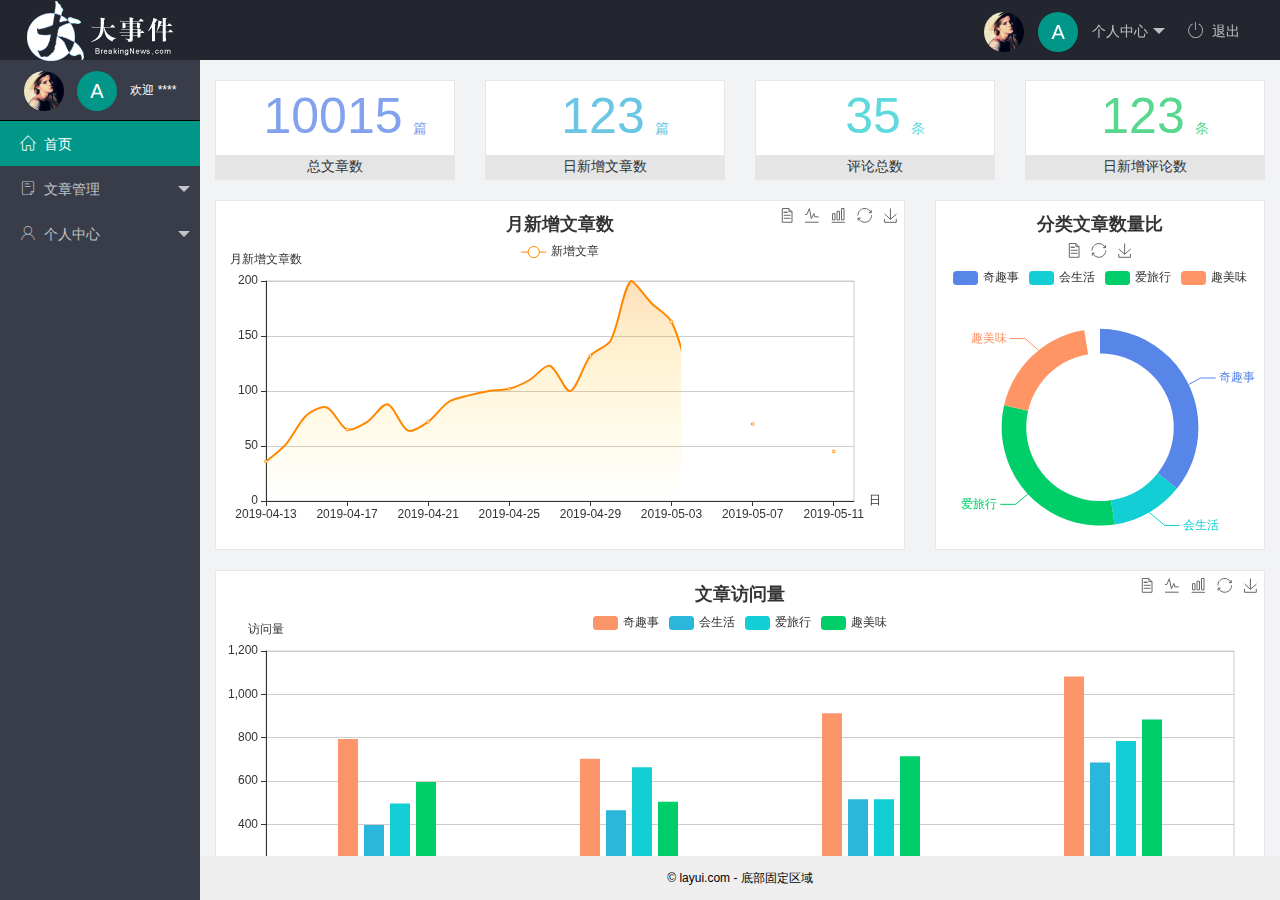
<file: index.html>
<!DOCTYPE html>
<html lang="en">

<head>
    <meta charset="UTF-8">
    <meta name="viewport" content="width=device-width, initial-scale=1.0">
    <title>大事件-后台主页</title>
    <!-- 引入layui -->
    <link rel="stylesheet" href="/assets/lib/layui/css/layui.css">
    <!-- 引入自身css -->
    <link rel="stylesheet" href="/assets/css/index.css">
    <!-- 引入字体图标 -->
    <link rel="stylesheet" href="/assets/fonts/iconfont.css">
</head>

<body class="layui-layout-body">
    <div class="layui-layout layui-layout-admin">
        <div class="layui-header">
            <div class="layui-logo"><img src="/assets/images/logo.png" alt=""></div>
            <!-- 头部区域（可配合layui已有的水平导航） -->
            <ul class="layui-nav layui-layout-right">
                <!-- 头部头像 -->
                <li class="layui-nav-item">
                    <a href="javascript:;">
                        <img src="/assets/images/sample.jpg" class="layui-nav-img">
                        <span class="user-avatar">A</span>
                        个人中心
                    </a>
                    <dl class="layui-nav-child">
                        <dd><a href="">基本资料</a></dd>
                        <dd><a href="">更换头像</a></dd>
                        <dd><a href="">重置密码</a></dd>
                    </dl>
                </li>
                <li class="layui-nav-item"><a href="javascript:;" id="btnLogout"><span class="iconfont icon-tuichu"></span>退出</a></li>
            </ul>
        </div>

        <div class="layui-side layui-bg-black">
            <div class="layui-side-scroll">
                <!-- 左侧头像区 -->
                <div class="userinfo">
                    <img src="/assets/images/sample.jpg" class="layui-nav-img">
                    <span class="user-avatar">A</span>
                    <span class="welcome">欢迎 ****</span>
                </div>

                <!-- 左侧导航区域（可配合layui已有的垂直导航） -->
                <ul class="layui-nav layui-nav-tree" lay-shrink="all">
                    <li class="layui-nav-item layui-this"><a href="/home/dashboard.html" target="fm"><span
                                class="iconfont icon-home"></span>首页</a></li>
                    <li class="layui-nav-item ">
                        <a class="" href="javascript:;"><span class="iconfont icon-16"></span>文章管理</a>
                        <dl class="layui-nav-child">
                            <dd><a href="javascript:;"><i class="layui-icon layui-icon-app"></i>文章类别</a></dd>
                            <dd><a href="javascript:;"><i class="layui-icon layui-icon-app"></i>文章列表</a></dd>
                            <dd><a href="javascript:;"><i class="layui-icon layui-icon-app"></i>文章发布</a></dd>
                        </dl>
                    </li>
                    <li class="layui-nav-item ">
                        <a class="" href="javascript:;"><span class="iconfont icon-user"></span>个人中心</a>
                        <dl class="layui-nav-child">
                            <dd><a href="javascript:;"><i class="layui-icon layui-icon-app"></i>基本资料</a></dd>
                            <dd><a href="javascript:;"><i class="layui-icon layui-icon-app"></i>更换头像</a></dd>
                            <dd><a href="javascript:;"><i class="layui-icon layui-icon-app"></i>重置密码</a></dd>
                        </dl>
                    </li>
                </ul>
            </div>
        </div>

        <div class="layui-body">
            <!-- 内容主体区域 -->
            <iframe src="/home/dashboard.html" name="fm" frameborder="0"></iframe>
        </div>

        <div class="layui-footer">
            <!-- 底部固定区域 -->
            © layui.com - 底部固定区域
        </div>
    </div>
    <!-- 引入layui -->
    <script src="/assets/lib/layui/layui.all.js"></script>
    <!-- jq -->
    <script src="/assets/lib/jquery.js"></script>
    <!-- 引入baseApi -->
    <script src="/assets/js/baseApi.js"></script>
    <!-- 引入自身js -->
    <script src="/assets/js/index.js"></script>

</body>

</html>
</file>
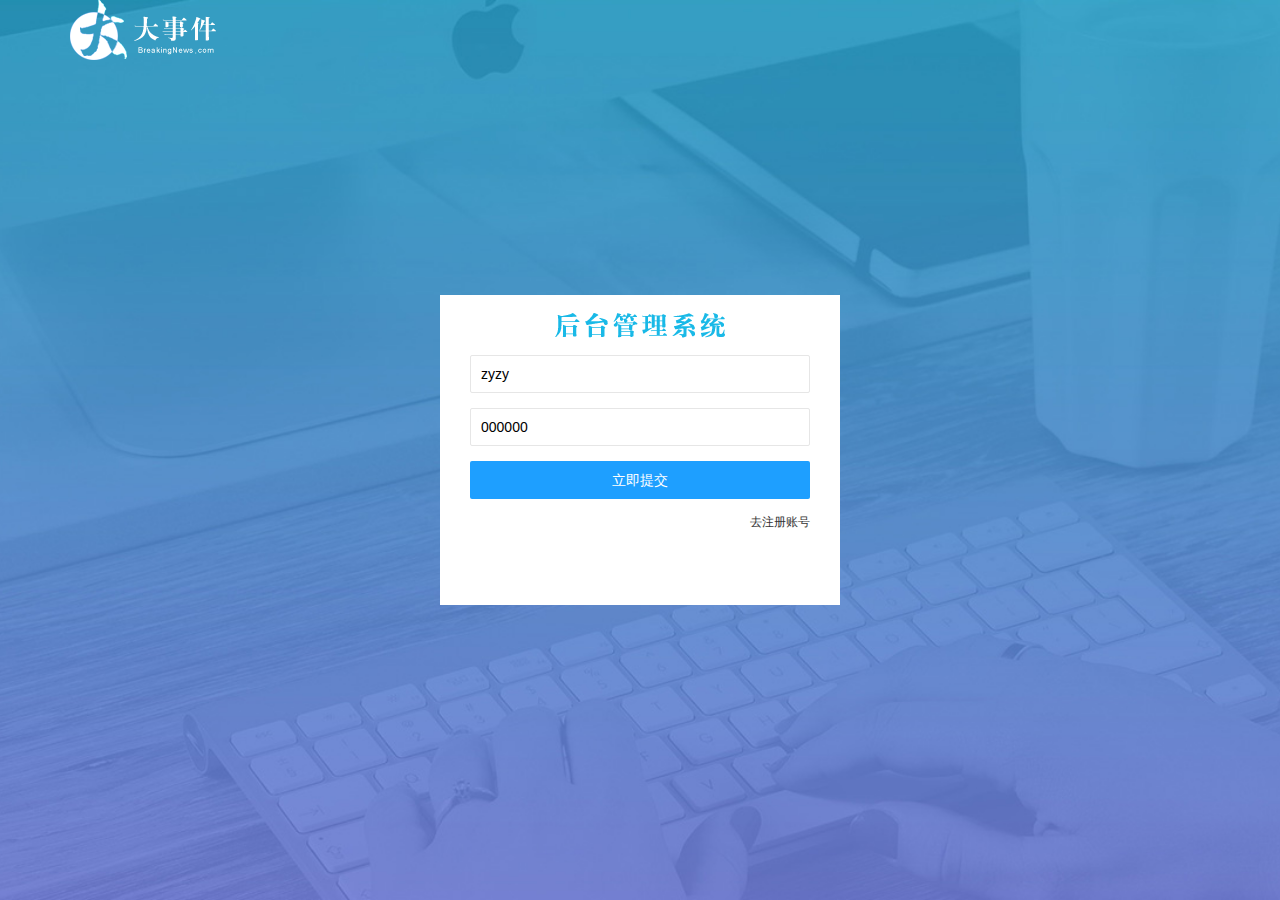
<file: login.html>
<!DOCTYPE html>
<html lang="en">

<head>
    <meta charset="UTF-8">
    <meta name="viewport" content="width=device-width, initial-scale=1.0">
    <title>大事件-登录/注册</title>
    <!-- 1.引入layui的样式文件 -->
    <link rel="stylesheet" href="/assets/lib/layui/css/layui.css">
    <!-- 2.引入自身样式 -->
    <link rel="stylesheet" href="/assets/css/login.css">
</head>

<body>
    <!-- 3.顶部logo -->
    <div class="layui-main"><img src="/assets/images/logo.png" alt=""></div>
    <!-- 4.注册和登录注册区 -->
    <div class="loginAndRegBox">
        <!-- 4.1登录注册标题 -->
        <div class="titleBox"></div>
        <!-- 4.2 登录区域 -->
        <div class="login_box">
            <form class="layui-form" action="" id="form_login">
                <!-- 账号 -->
                <div class="layui-form-item">
                    <input type="text" name="username" required lay-verify="required" placeholder="请输入账号"
                        autocomplete="off" class="layui-input" value="zyzy">
                </div>
                <!-- 密码 -->
                <div class="layui-form-item">
                    <input type="text" name="password" required lay-verify="required|pwd" placeholder="请输入密码"
                        autocomplete="off" class="layui-input" value="000000">
                </div>
                <!-- 提交 -->
                <div class="layui-form-item">
                    <button lay-submit class="layui-btn layui-btn-fluid layui-btn-normal">立即提交</button>
                </div>
                <!-- a -->
                <div class="layui-form-item links">
                    <a href="javacsript:;" id="link_reg">去注册账号</a>
                </div>
            </form>
        </div>
        <!-- 4.3 注册区域 -->
        <div class="reg_box" style="display: none;">
            <form class="layui-form" action="" id="form_reg">
                <!-- 账号 -->
                <div class="layui-form-item">
                    <input type="text" name="username" required lay-verify="required" placeholder="请输入账号"
                        autocomplete="off" class="layui-input">
                </div>
                <!-- 密码 -->
                <div class="layui-form-item">
                    <input type="password" name="password" required lay-verify="required|pwd" placeholder="请输入密码"
                        autocomplete="off" class="layui-input">
                </div>
                <!-- 确认密码 -->
                <div class="layui-form-item">
                    <input type="password" name="repassword" required lay-verify="required|pwd|repwd" placeholder="再次确认密码"
                        autocomplete="off" class="layui-input">
                </div>
                <!-- 注册 -->
                <div class="layui-form-item">
                    <button lay-submit class="layui-btn layui-btn-fluid layui-btn-normal">注册</button>
                </div>
                <!-- a -->
                <div class="layui-form-item links">
                    <a href="javascript:;" id="link_login">去登录</a>
                </div>
            </form>

        </div>
    </div>
    <!-- 引入layui.js -->
    <script src="assets/lib/layui/layui.all.js"></script>
    <!-- 引入jq -->
    <script src="assets/lib/jquery.js"></script>
    <!-- 引入baseApi -->
    <script src="assets/js/baseApi.js"></script>
    <!-- 引入自身js -->
    <script src="assets/js/login.js"></script>
</body>

</html>
</file>
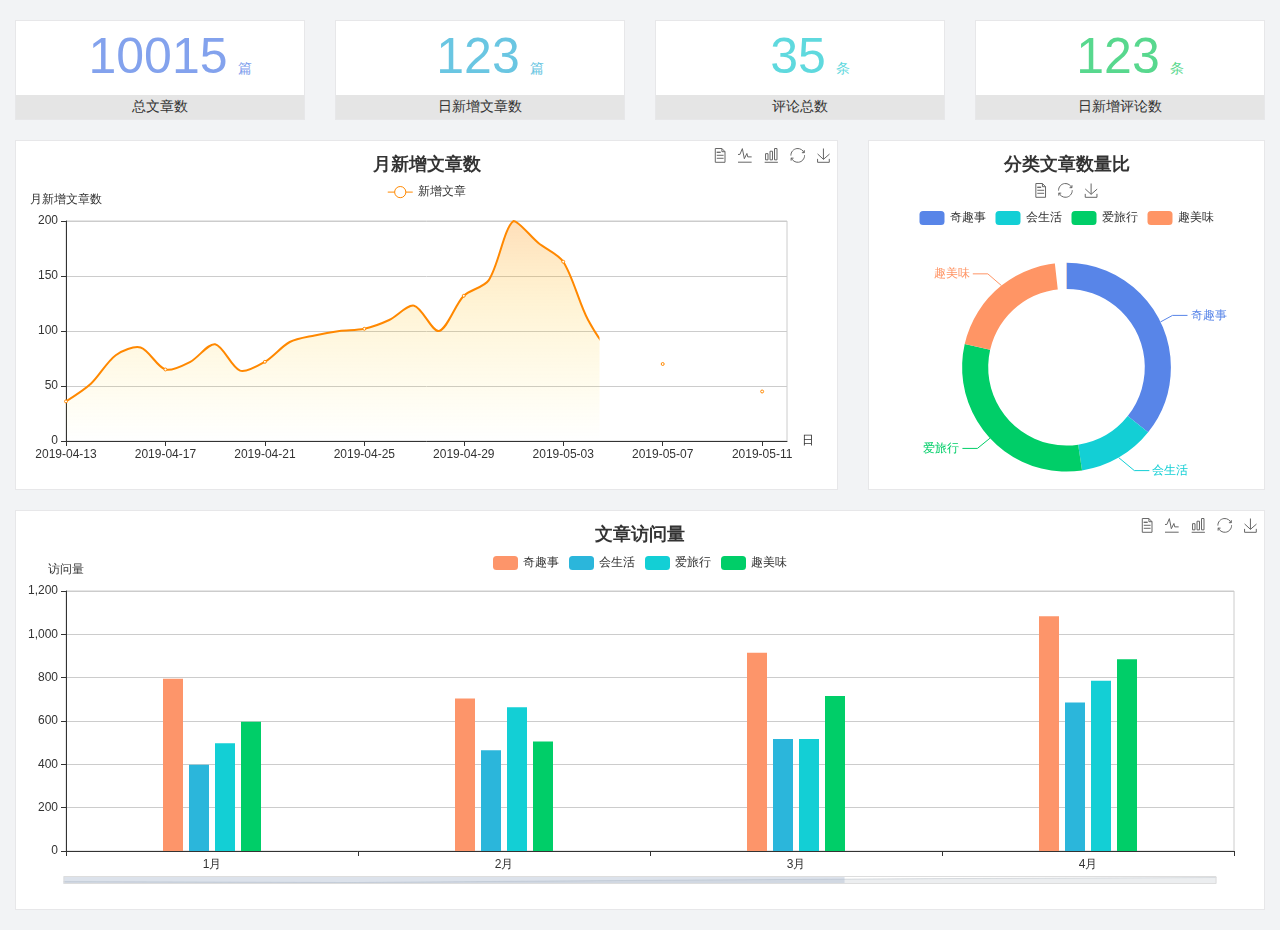
<file: home/dashboard.html>
<!DOCTYPE html>
<html lang="en">

<head>
  <meta charset="UTF-8">
  <meta name="viewport" content="width=device-width, initial-scale=1.0">
  <meta http-equiv="X-UA-Compatible" content="ie=edge">
  <title>图表统计</title>
  <link rel="stylesheet" href="../../assets/lib/bootstrap.css" />
  <link rel="stylesheet" href="../../assets/lib/main.css" />
  <script src="../../assets/lib/jquery.js"></script>
  <script type="text/javascript" src="../../assets/lib/echarts.min.js"></script>
</head>

<body>
  <div class="container-fluid">
    <div class="row spannel_list">
      <div class="col-sm-3 col-xs-6">
        <div class="spannel">
          <em>10015</em><span>篇</span>
          <b>总文章数</b>
        </div>
      </div>
      <div class="col-sm-3 col-xs-6">
        <div class="spannel scolor01">
          <em>123</em><span>篇</span>
          <b>日新增文章数</b>
        </div>
      </div>
      <div class="col-sm-3 col-xs-6">
        <div class="spannel scolor02">
          <em>35</em><span>条</span>
          <b>评论总数</b>
        </div>
      </div>
      <div class="col-sm-3 col-xs-6">
        <div class="spannel scolor03">
          <em>123</em><span>条</span>
          <b>日新增评论数</b>
        </div>
      </div>
    </div>
  </div>

  <div class="container-fluid">
    <div class="row curve-pie">
      <div class="col-lg-8 col-md-8">
        <div class="gragh_pannel" id="curve_show"></div>
      </div>
      <div class="col-lg-4 col-md-4">
        <div class="gragh_pannel" id="pie_show"></div>
      </div>
    </div>
  </div>

  <div class="container-fluid">
    <div class="column_pannel" id="column_show"></div>
  </div>

  <script>
    var oChart = echarts.init(document.getElementById('curve_show'));
    var aList_all = [
      { 'count': 36, 'date': '2019-04-13' },
      { 'count': 52, 'date': '2019-04-14' },
      { 'count': 78, 'date': '2019-04-15' },
      { 'count': 85, 'date': '2019-04-16' },
      { 'count': 65, 'date': '2019-04-17' },
      { 'count': 72, 'date': '2019-04-18' },
      { 'count': 88, 'date': '2019-04-19' },
      { 'count': 64, 'date': '2019-04-20' },
      { 'count': 72, 'date': '2019-04-21' },
      { 'count': 90, 'date': '2019-04-22' },
      { 'count': 96, 'date': '2019-04-23' },
      { 'count': 100, 'date': '2019-04-24' },
      { 'count': 102, 'date': '2019-04-25' },
      { 'count': 110, 'date': '2019-04-26' },
      { 'count': 123, 'date': '2019-04-27' },
      { 'count': 100, 'date': '2019-04-28' },
      { 'count': 132, 'date': '2019-04-29' },
      { 'count': 146, 'date': '2019-04-30' },
      { 'count': 200, 'date': '2019-05-01' },
      { 'count': 180, 'date': '2019-05-02' },
      { 'count': 163, 'date': '2019-05-03' },
      { 'count': 110, 'date': '2019-05-04' },
      { 'count': 80, 'date': '2019-05-05' },
      { 'count': 82, 'date': '2019-05-06' },
      { 'count': 70, 'date': '2019-05-07' },
      { 'count': 65, 'date': '2019-05-08' },
      { 'count': 54, 'date': '2019-05-09' },
      { 'count': 40, 'date': '2019-05-10' },
      { 'count': 45, 'date': '2019-05-11' },
      { 'count': 38, 'date': '2019-05-12' },
    ];

    let aCount = [];
    let aDate = [];

    for (var i = 0; i < aList_all.length; i++) {
      aCount.push(aList_all[i].count);
      aDate.push(aList_all[i].date);
    }

    var chartopt = {
      title: {
        text: '月新增文章数',
        left: 'center',
        top: '10'
      },
      tooltip: {
        trigger: 'axis'
      },
      legend: {
        data: ['新增文章'],
        top: '40'
      },
      toolbox: {
        show: true,
        feature: {
          mark: { show: true },
          dataView: { show: true, readOnly: false },
          magicType: { show: true, type: ['line', 'bar'] },
          restore: { show: true },
          saveAsImage: { show: true }
        }
      },
      calculable: true,
      xAxis: [
        {
          name: '日',
          type: 'category',
          boundaryGap: false,
          data: aDate
        }
      ],
      yAxis: [
        {
          name: '月新增文章数',
          type: 'value'
        }
      ],
      series: [
        {
          name: '新增文章',
          type: 'line',
          smooth: true,
          itemStyle: { normal: { areaStyle: { type: 'default' }, color: '#f80' }, lineStyle: { color: '#f80' } },
          data: aCount
        }],
      areaStyle: {
        normal: {
          color: new echarts.graphic.LinearGradient(0, 0, 0, 1, [{
            offset: 0,
            color: 'rgba(255,136,0,0.39)'
          }, {
            offset: .34,
            color: 'rgba(255,180,0,0.25)'
          }, {
            offset: 1,
            color: 'rgba(255,222,0,0.00)'
          }])

        }
      },
      grid: {
        show: true,
        x: 50,
        x2: 50,
        y: 80,
        height: 220
      }
    };

    oChart.setOption(chartopt);


    var oPie = echarts.init(document.getElementById('pie_show'));
    var oPieopt =
    {
      title: {
        top: 10,
        text: '分类文章数量比',
        x: 'center'
      },
      tooltip: {
        trigger: 'item',
        formatter: "{a} <br/>{b} : {c} ({d}%)"
      },
      color: ['#5885e8', '#13cfd5', '#00ce68', '#ff9565'],
      legend: {
        x: 'center',
        top: 65,
        data: ['奇趣事', '会生活', '爱旅行', '趣美味']
      },
      toolbox: {
        show: true,
        x: 'center',
        top: 35,
        feature: {
          mark: { show: true },
          dataView: { show: true, readOnly: false },
          magicType: {
            show: true,
            type: ['pie', 'funnel'],
            option: {
              funnel: {
                x: '25%',
                width: '50%',
                funnelAlign: 'left',
                max: 1548
              }
            }
          },
          restore: { show: true },
          saveAsImage: { show: true }
        }
      },
      calculable: true,
      series: [
        {
          name: '访问来源',
          type: 'pie',
          radius: ['45%', '60%'],
          center: ['50%', '65%'],
          data: [
            { value: 300, name: '奇趣事' },
            { value: 100, name: '会生活' },
            { value: 260, name: '爱旅行' },
            { value: 180, name: '趣美味' }
          ]
        }
      ]
    };
    oPie.setOption(oPieopt);



    var oColumn = this.echarts.init(document.getElementById('column_show'));
    var oColumnopt =
    {
      title: {
        text: '文章访问量',
        left: 'center',
        top: '10'
      },
      tooltip: {
        trigger: 'axis'
      },
      legend: {
        data: ['奇趣事', '会生活', '爱旅行', '趣美味'],
        top: '40'
      },
      toolbox: {
        show: true,
        feature: {
          mark: { show: true },
          dataView: { show: true, readOnly: false },
          magicType: { show: true, type: ['line', 'bar'] },
          restore: { show: true },
          saveAsImage: { show: true }
        }
      },
      calculable: true,
      xAxis: [
        {
          type: 'category',
          data: ['1月', '2月', '3月', '4月', '5月']
        }
      ],
      yAxis: [
        {
          name: '访问量',
          type: 'value'
        }
      ],
      series: [
        {
          name: '奇趣事',
          type: 'bar',
          barWidth: 20,
          itemStyle: {
            normal: { areaStyle: { type: 'default' }, color: '#fd956a' }
          },
          data: [800, 708, 920, 1090, 1200]
        },
        {
          name: '会生活',
          type: 'bar',
          barWidth: 20,
          itemStyle: {
            normal: { areaStyle: { type: 'default' }, color: '#2bb6db' }
          },
          data: [400, 468, 520, 690, 800]
        },
        {
          name: '爱旅行',
          type: 'bar',
          barWidth: 20,
          itemStyle: {
            normal: { areaStyle: { type: 'default' }, color: '#13cfd5' }
          },
          data: [500, 668, 520, 790, 900]
        },
        {
          name: '趣美味',
          type: 'bar',
          barWidth: 20,
          itemStyle: {
            normal: { areaStyle: { type: 'default' }, color: '#00ce68' }
          },
          data: [600, 508, 720, 890, 1000]
        }
      ],
      grid: {
        show: true,
        x: 50,
        x2: 30,
        y: 80,
        height: 260
      },
      dataZoom: [//给x轴设置滚动条
        {
          start: 0,//默认为0
          end: 100 - 1000 / 31,//默认为100
          type: 'slider',
          show: true,
          xAxisIndex: [0],
          handleSize: 0,//滑动条的 左右2个滑动条的大小
          height: 8,//组件高度
          left: 45, //左边的距离
          right: 50,//右边的距离
          bottom: 26,//右边的距离
          handleColor: '#ddd',//h滑动图标的颜色
          handleStyle: {
            borderColor: "#cacaca",
            borderWidth: "1",
            shadowBlur: 2,
            background: "#ddd",
            shadowColor: "#ddd",
          }
        }]
    };
    oColumn.setOption(oColumnopt);
  </script>
</body>

</html>
</file>
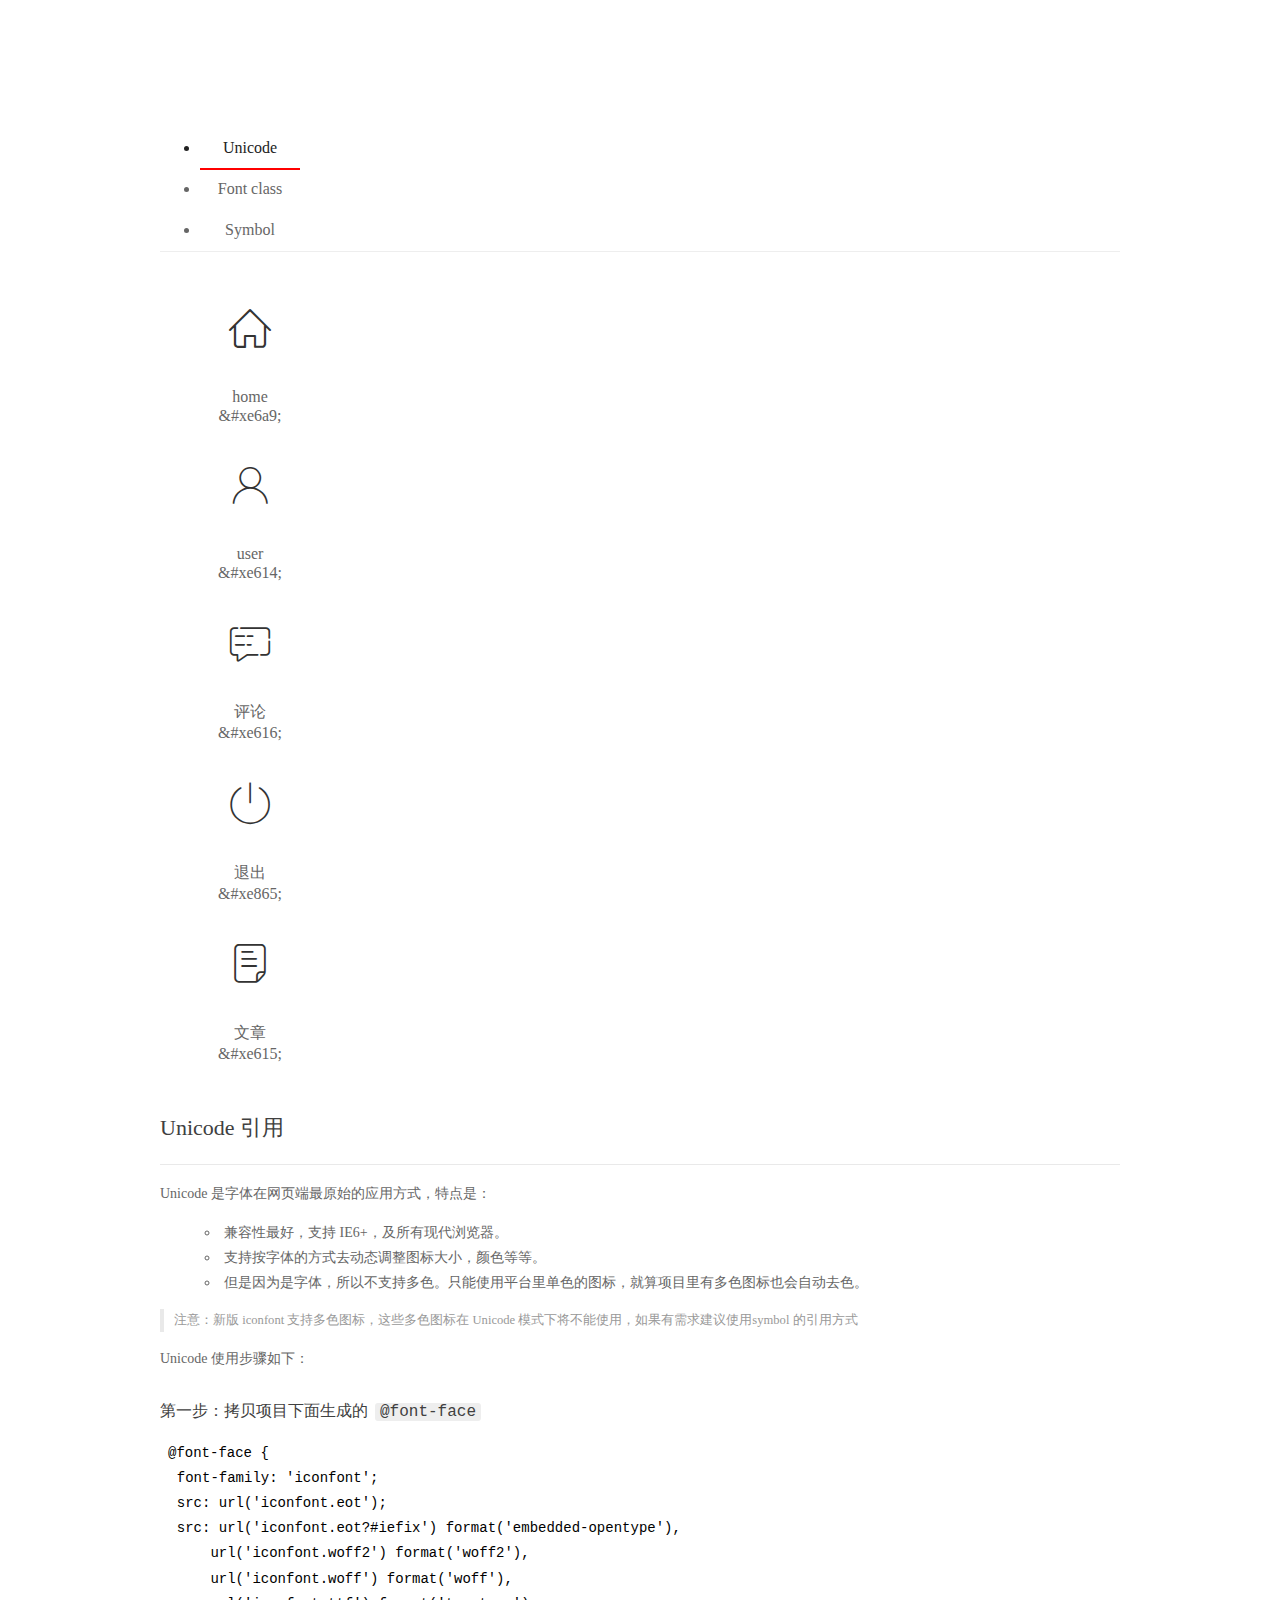
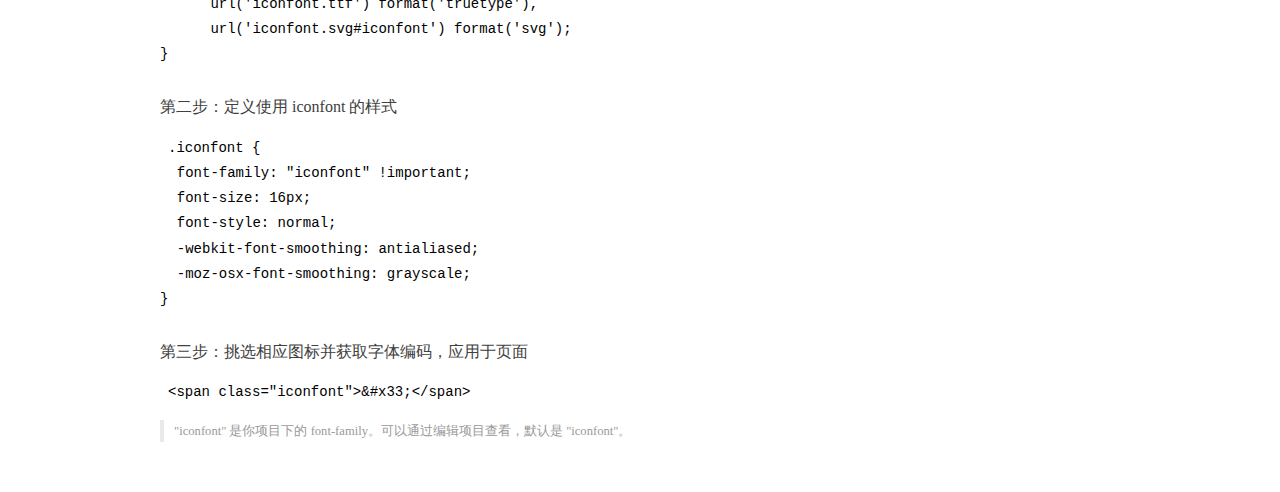
<file: assets/fonts/demo_index.html>
<!DOCTYPE html>
<html>
<head>
  <meta charset="utf-8"/>
  <title>IconFont Demo</title>
  <link rel="shortcut icon" href="https://gtms04.alicdn.com/tps/i4/TB1_oz6GVXXXXaFXpXXJDFnIXXX-64-64.ico" type="image/x-icon"/>
  <link rel="stylesheet" href="https://g.alicdn.com/thx/cube/1.3.2/cube.min.css">
  <link rel="stylesheet" href="demo.css">
  <link rel="stylesheet" href="iconfont.css">
  <script src="iconfont.js"></script>
  <!-- jQuery -->
  <script src="https://a1.alicdn.com/oss/uploads/2018/12/26/7bfddb60-08e8-11e9-9b04-53e73bb6408b.js"></script>
  <!-- 代码高亮 -->
  <script src="https://a1.alicdn.com/oss/uploads/2018/12/26/a3f714d0-08e6-11e9-8a15-ebf944d7534c.js"></script>
</head>
<body>
  <div class="main">
    <h1 class="logo"><a href="https://www.iconfont.cn/" title="iconfont 首页" target="_blank">&#xe86b;</a></h1>
    <div class="nav-tabs">
      <ul id="tabs" class="dib-box">
        <li class="dib active"><span>Unicode</span></li>
        <li class="dib"><span>Font class</span></li>
        <li class="dib"><span>Symbol</span></li>
      </ul>
      
    </div>
    <div class="tab-container">
      <div class="content unicode" style="display: block;">
          <ul class="icon_lists dib-box">
          
            <li class="dib">
              <span class="icon iconfont">&#xe6a9;</span>
                <div class="name">home</div>
                <div class="code-name">&amp;#xe6a9;</div>
              </li>
          
            <li class="dib">
              <span class="icon iconfont">&#xe614;</span>
                <div class="name">user</div>
                <div class="code-name">&amp;#xe614;</div>
              </li>
          
            <li class="dib">
              <span class="icon iconfont">&#xe616;</span>
                <div class="name">评论</div>
                <div class="code-name">&amp;#xe616;</div>
              </li>
          
            <li class="dib">
              <span class="icon iconfont">&#xe865;</span>
                <div class="name">退出</div>
                <div class="code-name">&amp;#xe865;</div>
              </li>
          
            <li class="dib">
              <span class="icon iconfont">&#xe615;</span>
                <div class="name">文章</div>
                <div class="code-name">&amp;#xe615;</div>
              </li>
          
          </ul>
          <div class="article markdown">
          <h2 id="unicode-">Unicode 引用</h2>
          <hr>

          <p>Unicode 是字体在网页端最原始的应用方式，特点是：</p>
          <ul>
            <li>兼容性最好，支持 IE6+，及所有现代浏览器。</li>
            <li>支持按字体的方式去动态调整图标大小，颜色等等。</li>
            <li>但是因为是字体，所以不支持多色。只能使用平台里单色的图标，就算项目里有多色图标也会自动去色。</li>
          </ul>
          <blockquote>
            <p>注意：新版 iconfont 支持多色图标，这些多色图标在 Unicode 模式下将不能使用，如果有需求建议使用symbol 的引用方式</p>
          </blockquote>
          <p>Unicode 使用步骤如下：</p>
          <h3 id="-font-face">第一步：拷贝项目下面生成的 <code>@font-face</code></h3>
<pre><code class="language-css"
>@font-face {
  font-family: 'iconfont';
  src: url('iconfont.eot');
  src: url('iconfont.eot?#iefix') format('embedded-opentype'),
      url('iconfont.woff2') format('woff2'),
      url('iconfont.woff') format('woff'),
      url('iconfont.ttf') format('truetype'),
      url('iconfont.svg#iconfont') format('svg');
}
</code></pre>
          <h3 id="-iconfont-">第二步：定义使用 iconfont 的样式</h3>
<pre><code class="language-css"
>.iconfont {
  font-family: "iconfont" !important;
  font-size: 16px;
  font-style: normal;
  -webkit-font-smoothing: antialiased;
  -moz-osx-font-smoothing: grayscale;
}
</code></pre>
          <h3 id="-">第三步：挑选相应图标并获取字体编码，应用于页面</h3>
<pre>
<code class="language-html"
>&lt;span class="iconfont"&gt;&amp;#x33;&lt;/span&gt;
</code></pre>
          <blockquote>
            <p>"iconfont" 是你项目下的 font-family。可以通过编辑项目查看，默认是 "iconfont"。</p>
          </blockquote>
          </div>
      </div>
      <div class="content font-class">
        <ul class="icon_lists dib-box">
          
          <li class="dib">
            <span class="icon iconfont icon-home"></span>
            <div class="name">
              home
            </div>
            <div class="code-name">.icon-home
            </div>
          </li>
          
          <li class="dib">
            <span class="icon iconfont icon-user"></span>
            <div class="name">
              user
            </div>
            <div class="code-name">.icon-user
            </div>
          </li>
          
          <li class="dib">
            <span class="icon iconfont icon-pinglun"></span>
            <div class="name">
              评论
            </div>
            <div class="code-name">.icon-pinglun
            </div>
          </li>
          
          <li class="dib">
            <span class="icon iconfont icon-tuichu"></span>
            <div class="name">
              退出
            </div>
            <div class="code-name">.icon-tuichu
            </div>
          </li>
          
          <li class="dib">
            <span class="icon iconfont icon-16"></span>
            <div class="name">
              文章
            </div>
            <div class="code-name">.icon-16
            </div>
          </li>
          
        </ul>
        <div class="article markdown">
        <h2 id="font-class-">font-class 引用</h2>
        <hr>

        <p>font-class 是 Unicode 使用方式的一种变种，主要是解决 Unicode 书写不直观，语意不明确的问题。</p>
        <p>与 Unicode 使用方式相比，具有如下特点：</p>
        <ul>
          <li>兼容性良好，支持 IE8+，及所有现代浏览器。</li>
          <li>相比于 Unicode 语意明确，书写更直观。可以很容易分辨这个 icon 是什么。</li>
          <li>因为使用 class 来定义图标，所以当要替换图标时，只需要修改 class 里面的 Unicode 引用。</li>
          <li>不过因为本质上还是使用的字体，所以多色图标还是不支持的。</li>
        </ul>
        <p>使用步骤如下：</p>
        <h3 id="-fontclass-">第一步：引入项目下面生成的 fontclass 代码：</h3>
<pre><code class="language-html">&lt;link rel="stylesheet" href="./iconfont.css"&gt;
</code></pre>
        <h3 id="-">第二步：挑选相应图标并获取类名，应用于页面：</h3>
<pre><code class="language-html">&lt;span class="iconfont icon-xxx"&gt;&lt;/span&gt;
</code></pre>
        <blockquote>
          <p>"
            iconfont" 是你项目下的 font-family。可以通过编辑项目查看，默认是 "iconfont"。</p>
        </blockquote>
      </div>
      </div>
      <div class="content symbol">
          <ul class="icon_lists dib-box">
          
            <li class="dib">
                <svg class="icon svg-icon" aria-hidden="true">
                  <use xlink:href="#icon-home"></use>
                </svg>
                <div class="name">home</div>
                <div class="code-name">#icon-home</div>
            </li>
          
            <li class="dib">
                <svg class="icon svg-icon" aria-hidden="true">
                  <use xlink:href="#icon-user"></use>
                </svg>
                <div class="name">user</div>
                <div class="code-name">#icon-user</div>
            </li>
          
            <li class="dib">
                <svg class="icon svg-icon" aria-hidden="true">
                  <use xlink:href="#icon-pinglun"></use>
                </svg>
                <div class="name">评论</div>
                <div class="code-name">#icon-pinglun</div>
            </li>
          
            <li class="dib">
                <svg class="icon svg-icon" aria-hidden="true">
                  <use xlink:href="#icon-tuichu"></use>
                </svg>
                <div class="name">退出</div>
                <div class="code-name">#icon-tuichu</div>
            </li>
          
            <li class="dib">
                <svg class="icon svg-icon" aria-hidden="true">
                  <use xlink:href="#icon-16"></use>
                </svg>
                <div class="name">文章</div>
                <div class="code-name">#icon-16</div>
            </li>
          
          </ul>
          <div class="article markdown">
          <h2 id="symbol-">Symbol 引用</h2>
          <hr>

          <p>这是一种全新的使用方式，应该说这才是未来的主流，也是平台目前推荐的用法。相关介绍可以参考这篇<a href="">文章</a>
            这种用法其实是做了一个 SVG 的集合，与另外两种相比具有如下特点：</p>
          <ul>
            <li>支持多色图标了，不再受单色限制。</li>
            <li>通过一些技巧，支持像字体那样，通过 <code>font-size</code>, <code>color</code> 来调整样式。</li>
            <li>兼容性较差，支持 IE9+，及现代浏览器。</li>
            <li>浏览器渲染 SVG 的性能一般，还不如 png。</li>
          </ul>
          <p>使用步骤如下：</p>
          <h3 id="-symbol-">第一步：引入项目下面生成的 symbol 代码：</h3>
<pre><code class="language-html">&lt;script src="./iconfont.js"&gt;&lt;/script&gt;
</code></pre>
          <h3 id="-css-">第二步：加入通用 CSS 代码（引入一次就行）：</h3>
<pre><code class="language-html">&lt;style&gt;
.icon {
  width: 1em;
  height: 1em;
  vertical-align: -0.15em;
  fill: currentColor;
  overflow: hidden;
}
&lt;/style&gt;
</code></pre>
          <h3 id="-">第三步：挑选相应图标并获取类名，应用于页面：</h3>
<pre><code class="language-html">&lt;svg class="icon" aria-hidden="true"&gt;
  &lt;use xlink:href="#icon-xxx"&gt;&lt;/use&gt;
&lt;/svg&gt;
</code></pre>
          </div>
      </div>

    </div>
  </div>
  <script>
  $(document).ready(function () {
      $('.tab-container .content:first').show()

      $('#tabs li').click(function (e) {
        var tabContent = $('.tab-container .content')
        var index = $(this).index()

        if ($(this).hasClass('active')) {
          return
        } else {
          $('#tabs li').removeClass('active')
          $(this).addClass('active')

          tabContent.hide().eq(index).fadeIn()
        }
      })
    })
  </script>
</body>
</html>
</file>
<file: assets/lib/layui/css/layui.css>
/** layui-v2.5.5 MIT License By https://www.layui.com */
 .layui-inline,img{display:inline-block;vertical-align:middle}h1,h2,h3,h4,h5,h6{font-weight:400}.layui-edge,.layui-header,.layui-inline,.layui-main{position:relative}.layui-body,.layui-edge,.layui-elip{overflow:hidden}.layui-btn,.layui-edge,.layui-inline,img{vertical-align:middle}.layui-btn,.layui-disabled,.layui-icon,.layui-unselect{-moz-user-select:none;-webkit-user-select:none;-ms-user-select:none}.layui-elip,.layui-form-checkbox span,.layui-form-pane .layui-form-label{text-overflow:ellipsis;white-space:nowrap}.layui-breadcrumb,.layui-tree-btnGroup{visibility:hidden}blockquote,body,button,dd,div,dl,dt,form,h1,h2,h3,h4,h5,h6,input,li,ol,p,pre,td,textarea,th,ul{margin:0;padding:0;-webkit-tap-highlight-color:rgba(0,0,0,0)}a:active,a:hover{outline:0}img{border:none}li{list-style:none}table{border-collapse:collapse;border-spacing:0}h4,h5,h6{font-size:100%}button,input,optgroup,option,select,textarea{font-family:inherit;font-size:inherit;font-style:inherit;font-weight:inherit;outline:0}pre{white-space:pre-wrap;white-space:-moz-pre-wrap;white-space:-pre-wrap;white-space:-o-pre-wrap;word-wrap:break-word}body{line-height:24px;font:14px Helvetica Neue,Helvetica,PingFang SC,Tahoma,Arial,sans-serif}hr{height:1px;margin:10px 0;border:0;clear:both}a{color:#333;text-decoration:none}a:hover{color:#777}a cite{font-style:normal;*cursor:pointer}.layui-border-box,.layui-border-box *{box-sizing:border-box}.layui-box,.layui-box *{box-sizing:content-box}.layui-clear{clear:both;*zoom:1}.layui-clear:after{content:'\20';clear:both;*zoom:1;display:block;height:0}.layui-inline{*display:inline;*zoom:1}.layui-edge{display:inline-block;width:0;height:0;border-width:6px;border-style:dashed;border-color:transparent}.layui-edge-top{top:-4px;border-bottom-color:#999;border-bottom-style:solid}.layui-edge-right{border-left-color:#999;border-left-style:solid}.layui-edge-bottom{top:2px;border-top-color:#999;border-top-style:solid}.layui-edge-left{border-right-color:#999;border-right-style:solid}.layui-disabled,.layui-disabled:hover{color:#d2d2d2!important;cursor:not-allowed!important}.layui-circle{border-radius:100%}.layui-show{display:block!important}.layui-hide{display:none!important}@font-face{font-family:layui-icon;src:url(../font/iconfont.eot?v=250);src:url(../font/iconfont.eot?v=250#iefix) format('embedded-opentype'),url(../font/iconfont.woff2?v=250) format('woff2'),url(../font/iconfont.woff?v=250) format('woff'),url(../font/iconfont.ttf?v=250) format('truetype'),url(../font/iconfont.svg?v=250#layui-icon) format('svg')}.layui-icon{font-family:layui-icon!important;font-size:16px;font-style:normal;-webkit-font-smoothing:antialiased;-moz-osx-font-smoothing:grayscale}.layui-icon-reply-fill:before{content:"\e611"}.layui-icon-set-fill:before{content:"\e614"}.layui-icon-menu-fill:before{content:"\e60f"}.layui-icon-search:before{content:"\e615"}.layui-icon-share:before{content:"\e641"}.layui-icon-set-sm:before{content:"\e620"}.layui-icon-engine:before{content:"\e628"}.layui-icon-close:before{content:"\1006"}.layui-icon-close-fill:before{content:"\1007"}.layui-icon-chart-screen:before{content:"\e629"}.layui-icon-star:before{content:"\e600"}.layui-icon-circle-dot:before{content:"\e617"}.layui-icon-chat:before{content:"\e606"}.layui-icon-release:before{content:"\e609"}.layui-icon-list:before{content:"\e60a"}.layui-icon-chart:before{content:"\e62c"}.layui-icon-ok-circle:before{content:"\1005"}.layui-icon-layim-theme:before{content:"\e61b"}.layui-icon-table:before{content:"\e62d"}.layui-icon-right:before{content:"\e602"}.layui-icon-left:before{content:"\e603"}.layui-icon-cart-simple:before{content:"\e698"}.layui-icon-face-cry:before{content:"\e69c"}.layui-icon-face-smile:before{content:"\e6af"}.layui-icon-survey:before{content:"\e6b2"}.layui-icon-tree:before{content:"\e62e"}.layui-icon-upload-circle:before{content:"\e62f"}.layui-icon-add-circle:before{content:"\e61f"}.layui-icon-download-circle:before{content:"\e601"}.layui-icon-templeate-1:before{content:"\e630"}.layui-icon-util:before{content:"\e631"}.layui-icon-face-surprised:before{content:"\e664"}.layui-icon-edit:before{content:"\e642"}.layui-icon-speaker:before{content:"\e645"}.layui-icon-down:before{content:"\e61a"}.layui-icon-file:before{content:"\e621"}.layui-icon-layouts:before{content:"\e632"}.layui-icon-rate-half:before{content:"\e6c9"}.layui-icon-add-circle-fine:before{content:"\e608"}.layui-icon-prev-circle:before{content:"\e633"}.layui-icon-read:before{content:"\e705"}.layui-icon-404:before{content:"\e61c"}.layui-icon-carousel:before{content:"\e634"}.layui-icon-help:before{content:"\e607"}.layui-icon-code-circle:before{content:"\e635"}.layui-icon-water:before{content:"\e636"}.layui-icon-username:before{content:"\e66f"}.layui-icon-find-fill:before{content:"\e670"}.layui-icon-about:before{content:"\e60b"}.layui-icon-location:before{content:"\e715"}.layui-icon-up:before{content:"\e619"}.layui-icon-pause:before{content:"\e651"}.layui-icon-date:before{content:"\e637"}.layui-icon-layim-uploadfile:before{content:"\e61d"}.layui-icon-delete:before{content:"\e640"}.layui-icon-play:before{content:"\e652"}.layui-icon-top:before{content:"\e604"}.layui-icon-friends:before{content:"\e612"}.layui-icon-refresh-3:before{content:"\e9aa"}.layui-icon-ok:before{content:"\e605"}.layui-icon-layer:before{content:"\e638"}.layui-icon-face-smile-fine:before{content:"\e60c"}.layui-icon-dollar:before{content:"\e659"}.layui-icon-group:before{content:"\e613"}.layui-icon-layim-download:before{content:"\e61e"}.layui-icon-picture-fine:before{content:"\e60d"}.layui-icon-link:before{content:"\e64c"}.layui-icon-diamond:before{content:"\e735"}.layui-icon-log:before{content:"\e60e"}.layui-icon-rate-solid:before{content:"\e67a"}.layui-icon-fonts-del:before{content:"\e64f"}.layui-icon-unlink:before{content:"\e64d"}.layui-icon-fonts-clear:before{content:"\e639"}.layui-icon-triangle-r:before{content:"\e623"}.layui-icon-circle:before{content:"\e63f"}.layui-icon-radio:before{content:"\e643"}.layui-icon-align-center:before{content:"\e647"}.layui-icon-align-right:before{content:"\e648"}.layui-icon-align-left:before{content:"\e649"}.layui-icon-loading-1:before{content:"\e63e"}.layui-icon-return:before{content:"\e65c"}.layui-icon-fonts-strong:before{content:"\e62b"}.layui-icon-upload:before{content:"\e67c"}.layui-icon-dialogue:before{content:"\e63a"}.layui-icon-video:before{content:"\e6ed"}.layui-icon-headset:before{content:"\e6fc"}.layui-icon-cellphone-fine:before{content:"\e63b"}.layui-icon-add-1:before{content:"\e654"}.layui-icon-face-smile-b:before{content:"\e650"}.layui-icon-fonts-html:before{content:"\e64b"}.layui-icon-form:before{content:"\e63c"}.layui-icon-cart:before{content:"\e657"}.layui-icon-camera-fill:before{content:"\e65d"}.layui-icon-tabs:before{content:"\e62a"}.layui-icon-fonts-code:before{content:"\e64e"}.layui-icon-fire:before{content:"\e756"}.layui-icon-set:before{content:"\e716"}.layui-icon-fonts-u:before{content:"\e646"}.layui-icon-triangle-d:before{content:"\e625"}.layui-icon-tips:before{content:"\e702"}.layui-icon-picture:before{content:"\e64a"}.layui-icon-more-vertical:before{content:"\e671"}.layui-icon-flag:before{content:"\e66c"}.layui-icon-loading:before{content:"\e63d"}.layui-icon-fonts-i:before{content:"\e644"}.layui-icon-refresh-1:before{content:"\e666"}.layui-icon-rmb:before{content:"\e65e"}.layui-icon-home:before{content:"\e68e"}.layui-icon-user:before{content:"\e770"}.layui-icon-notice:before{content:"\e667"}.layui-icon-login-weibo:before{content:"\e675"}.layui-icon-voice:before{content:"\e688"}.layui-icon-upload-drag:before{content:"\e681"}.layui-icon-login-qq:before{content:"\e676"}.layui-icon-snowflake:before{content:"\e6b1"}.layui-icon-file-b:before{content:"\e655"}.layui-icon-template:before{content:"\e663"}.layui-icon-auz:before{content:"\e672"}.layui-icon-console:before{content:"\e665"}.layui-icon-app:before{content:"\e653"}.layui-icon-prev:before{content:"\e65a"}.layui-icon-website:before{content:"\e7ae"}.layui-icon-next:before{content:"\e65b"}.layui-icon-component:before{content:"\e857"}.layui-icon-more:before{content:"\e65f"}.layui-icon-login-wechat:before{content:"\e677"}.layui-icon-shrink-right:before{content:"\e668"}.layui-icon-spread-left:before{content:"\e66b"}.layui-icon-camera:before{content:"\e660"}.layui-icon-note:before{content:"\e66e"}.layui-icon-refresh:before{content:"\e669"}.layui-icon-female:before{content:"\e661"}.layui-icon-male:before{content:"\e662"}.layui-icon-password:before{content:"\e673"}.layui-icon-senior:before{content:"\e674"}.layui-icon-theme:before{content:"\e66a"}.layui-icon-tread:before{content:"\e6c5"}.layui-icon-praise:before{content:"\e6c6"}.layui-icon-star-fill:before{content:"\e658"}.layui-icon-rate:before{content:"\e67b"}.layui-icon-template-1:before{content:"\e656"}.layui-icon-vercode:before{content:"\e679"}.layui-icon-cellphone:before{content:"\e678"}.layui-icon-screen-full:before{content:"\e622"}.layui-icon-screen-restore:before{content:"\e758"}.layui-icon-cols:before{content:"\e610"}.layui-icon-export:before{content:"\e67d"}.layui-icon-print:before{content:"\e66d"}.layui-icon-slider:before{content:"\e714"}.layui-icon-addition:before{content:"\e624"}.layui-icon-subtraction:before{content:"\e67e"}.layui-icon-service:before{content:"\e626"}.layui-icon-transfer:before{content:"\e691"}.layui-main{width:1140px;margin:0 auto}.layui-header{z-index:1000;height:60px}.layui-header a:hover{transition:all .5s;-webkit-transition:all .5s}.layui-side{position:fixed;left:0;top:0;bottom:0;z-index:999;width:200px;overflow-x:hidden}.layui-side-scroll{position:relative;width:220px;height:100%;overflow-x:hidden}.layui-body{position:absolute;left:200px;right:0;top:0;bottom:0;z-index:998;width:auto;overflow-y:auto;box-sizing:border-box}.layui-layout-body{overflow:hidden}.layui-layout-admin .layui-header{background-color:#23262E}.layui-layout-admin .layui-side{top:60px;width:200px;overflow-x:hidden}.layui-layout-admin .layui-body{position:fixed;top:60px;bottom:44px}.layui-layout-admin .layui-main{width:auto;margin:0 15px}.layui-layout-admin .layui-footer{position:fixed;left:200px;right:0;bottom:0;height:44px;line-height:44px;padding:0 15px;background-color:#eee}.layui-layout-admin .layui-logo{position:absolute;left:0;top:0;width:200px;height:100%;line-height:60px;text-align:center;color:#009688;font-size:16px}.layui-layout-admin .layui-header .layui-nav{background:0 0}.layui-layout-left{position:absolute!important;left:200px;top:0}.layui-layout-right{position:absolute!important;right:0;top:0}.layui-container{position:relative;margin:0 auto;padding:0 15px;box-sizing:border-box}.layui-fluid{position:relative;margin:0 auto;padding:0 15px}.layui-row:after,.layui-row:before{content:'';display:block;clear:both}.layui-col-lg1,.layui-col-lg10,.layui-col-lg11,.layui-col-lg12,.layui-col-lg2,.layui-col-lg3,.layui-col-lg4,.layui-col-lg5,.layui-col-lg6,.layui-col-lg7,.layui-col-lg8,.layui-col-lg9,.layui-col-md1,.layui-col-md10,.layui-col-md11,.layui-col-md12,.layui-col-md2,.layui-col-md3,.layui-col-md4,.layui-col-md5,.layui-col-md6,.layui-col-md7,.layui-col-md8,.layui-col-md9,.layui-col-sm1,.layui-col-sm10,.layui-col-sm11,.layui-col-sm12,.layui-col-sm2,.layui-col-sm3,.layui-col-sm4,.layui-col-sm5,.layui-col-sm6,.layui-col-sm7,.layui-col-sm8,.layui-col-sm9,.layui-col-xs1,.layui-col-xs10,.layui-col-xs11,.layui-col-xs12,.layui-col-xs2,.layui-col-xs3,.layui-col-xs4,.layui-col-xs5,.layui-col-xs6,.layui-col-xs7,.layui-col-xs8,.layui-col-xs9{position:relative;display:block;box-sizing:border-box}.layui-col-xs1,.layui-col-xs10,.layui-col-xs11,.layui-col-xs12,.layui-col-xs2,.layui-col-xs3,.layui-col-xs4,.layui-col-xs5,.layui-col-xs6,.layui-col-xs7,.layui-col-xs8,.layui-col-xs9{float:left}.layui-col-xs1{width:8.33333333%}.layui-col-xs2{width:16.66666667%}.layui-col-xs3{width:25%}.layui-col-xs4{width:33.33333333%}.layui-col-xs5{width:41.66666667%}.layui-col-xs6{width:50%}.layui-col-xs7{width:58.33333333%}.layui-col-xs8{width:66.66666667%}.layui-col-xs9{width:75%}.layui-col-xs10{width:83.33333333%}.layui-col-xs11{width:91.66666667%}.layui-col-xs12{width:100%}.layui-col-xs-offset1{margin-left:8.33333333%}.layui-col-xs-offset2{margin-left:16.66666667%}.layui-col-xs-offset3{margin-left:25%}.layui-col-xs-offset4{margin-left:33.33333333%}.layui-col-xs-offset5{margin-left:41.66666667%}.layui-col-xs-offset6{margin-left:50%}.layui-col-xs-offset7{margin-left:58.33333333%}.layui-col-xs-offset8{margin-left:66.66666667%}.layui-col-xs-offset9{margin-left:75%}.layui-col-xs-offset10{margin-left:83.33333333%}.layui-col-xs-offset11{margin-left:91.66666667%}.layui-col-xs-offset12{margin-left:100%}@media screen and (max-width:768px){.layui-hide-xs{display:none!important}.layui-show-xs-block{display:block!important}.layui-show-xs-inline{display:inline!important}.layui-show-xs-inline-block{display:inline-block!important}}@media screen and (min-width:768px){.layui-container{width:750px}.layui-hide-sm{display:none!important}.layui-show-sm-block{display:block!important}.layui-show-sm-inline{display:inline!important}.layui-show-sm-inline-block{display:inline-block!important}.layui-col-sm1,.layui-col-sm10,.layui-col-sm11,.layui-col-sm12,.layui-col-sm2,.layui-col-sm3,.layui-col-sm4,.layui-col-sm5,.layui-col-sm6,.layui-col-sm7,.layui-col-sm8,.layui-col-sm9{float:left}.layui-col-sm1{width:8.33333333%}.layui-col-sm2{width:16.66666667%}.layui-col-sm3{width:25%}.layui-col-sm4{width:33.33333333%}.layui-col-sm5{width:41.66666667%}.layui-col-sm6{width:50%}.layui-col-sm7{width:58.33333333%}.layui-col-sm8{width:66.66666667%}.layui-col-sm9{width:75%}.layui-col-sm10{width:83.33333333%}.layui-col-sm11{width:91.66666667%}.layui-col-sm12{width:100%}.layui-col-sm-offset1{margin-left:8.33333333%}.layui-col-sm-offset2{margin-left:16.66666667%}.layui-col-sm-offset3{margin-left:25%}.layui-col-sm-offset4{margin-left:33.33333333%}.layui-col-sm-offset5{margin-left:41.66666667%}.layui-col-sm-offset6{margin-left:50%}.layui-col-sm-offset7{margin-left:58.33333333%}.layui-col-sm-offset8{margin-left:66.66666667%}.layui-col-sm-offset9{margin-left:75%}.layui-col-sm-offset10{margin-left:83.33333333%}.layui-col-sm-offset11{margin-left:91.66666667%}.layui-col-sm-offset12{margin-left:100%}}@media screen and (min-width:992px){.layui-container{width:970px}.layui-hide-md{display:none!important}.layui-show-md-block{display:block!important}.layui-show-md-inline{display:inline!important}.layui-show-md-inline-block{display:inline-block!important}.layui-col-md1,.layui-col-md10,.layui-col-md11,.layui-col-md12,.layui-col-md2,.layui-col-md3,.layui-col-md4,.layui-col-md5,.layui-col-md6,.layui-col-md7,.layui-col-md8,.layui-col-md9{float:left}.layui-col-md1{width:8.33333333%}.layui-col-md2{width:16.66666667%}.layui-col-md3{width:25%}.layui-col-md4{width:33.33333333%}.layui-col-md5{width:41.66666667%}.layui-col-md6{width:50%}.layui-col-md7{width:58.33333333%}.layui-col-md8{width:66.66666667%}.layui-col-md9{width:75%}.layui-col-md10{width:83.33333333%}.layui-col-md11{width:91.66666667%}.layui-col-md12{width:100%}.layui-col-md-offset1{margin-left:8.33333333%}.layui-col-md-offset2{margin-left:16.66666667%}.layui-col-md-offset3{margin-left:25%}.layui-col-md-offset4{margin-left:33.33333333%}.layui-col-md-offset5{margin-left:41.66666667%}.layui-col-md-offset6{margin-left:50%}.layui-col-md-offset7{margin-left:58.33333333%}.layui-col-md-offset8{margin-left:66.66666667%}.layui-col-md-offset9{margin-left:75%}.layui-col-md-offset10{margin-left:83.33333333%}.layui-col-md-offset11{margin-left:91.66666667%}.layui-col-md-offset12{margin-left:100%}}@media screen and (min-width:1200px){.layui-container{width:1170px}.layui-hide-lg{display:none!important}.layui-show-lg-block{display:block!important}.layui-show-lg-inline{display:inline!important}.layui-show-lg-inline-block{display:inline-block!important}.layui-col-lg1,.layui-col-lg10,.layui-col-lg11,.layui-col-lg12,.layui-col-lg2,.layui-col-lg3,.layui-col-lg4,.layui-col-lg5,.layui-col-lg6,.layui-col-lg7,.layui-col-lg8,.layui-col-lg9{float:left}.layui-col-lg1{width:8.33333333%}.layui-col-lg2{width:16.66666667%}.layui-col-lg3{width:25%}.layui-col-lg4{width:33.33333333%}.layui-col-lg5{width:41.66666667%}.layui-col-lg6{width:50%}.layui-col-lg7{width:58.33333333%}.layui-col-lg8{width:66.66666667%}.layui-col-lg9{width:75%}.layui-col-lg10{width:83.33333333%}.layui-col-lg11{width:91.66666667%}.layui-col-lg12{width:100%}.layui-col-lg-offset1{margin-left:8.33333333%}.layui-col-lg-offset2{margin-left:16.66666667%}.layui-col-lg-offset3{margin-left:25%}.layui-col-lg-offset4{margin-left:33.33333333%}.layui-col-lg-offset5{margin-left:41.66666667%}.layui-col-lg-offset6{margin-left:50%}.layui-col-lg-offset7{margin-left:58.33333333%}.layui-col-lg-offset8{margin-left:66.66666667%}.layui-col-lg-offset9{margin-left:75%}.layui-col-lg-offset10{margin-left:83.33333333%}.layui-col-lg-offset11{margin-left:91.66666667%}.layui-col-lg-offset12{margin-left:100%}}.layui-col-space1{margin:-.5px}.layui-col-space1>*{padding:.5px}.layui-col-space3{margin:-1.5px}.layui-col-space3>*{padding:1.5px}.layui-col-space5{margin:-2.5px}.layui-col-space5>*{padding:2.5px}.layui-col-space8{margin:-3.5px}.layui-col-space8>*{padding:3.5px}.layui-col-space10{margin:-5px}.layui-col-space10>*{padding:5px}.layui-col-space12{margin:-6px}.layui-col-space12>*{padding:6px}.layui-col-space15{margin:-7.5px}.layui-col-space15>*{padding:7.5px}.layui-col-space18{margin:-9px}.layui-col-space18>*{padding:9px}.layui-col-space20{margin:-10px}.layui-col-space20>*{padding:10px}.layui-col-space22{margin:-11px}.layui-col-space22>*{padding:11px}.layui-col-space25{margin:-12.5px}.layui-col-space25>*{padding:12.5px}.layui-col-space30{margin:-15px}.layui-col-space30>*{padding:15px}.layui-btn,.layui-input,.layui-select,.layui-textarea,.layui-upload-button{outline:0;-webkit-appearance:none;transition:all .3s;-webkit-transition:all .3s;box-sizing:border-box}.layui-elem-quote{margin-bottom:10px;padding:15px;line-height:22px;border-left:5px solid #009688;border-radius:0 2px 2px 0;background-color:#f2f2f2}.layui-quote-nm{border-style:solid;border-width:1px 1px 1px 5px;background:0 0}.layui-elem-field{margin-bottom:10px;padding:0;border-width:1px;border-style:solid}.layui-elem-field legend{margin-left:20px;padding:0 10px;font-size:20px;font-weight:300}.layui-field-title{margin:10px 0 20px;border-width:1px 0 0}.layui-field-box{padding:10px 15px}.layui-field-title .layui-field-box{padding:10px 0}.layui-progress{position:relative;height:6px;border-radius:20px;background-color:#e2e2e2}.layui-progress-bar{position:absolute;left:0;top:0;width:0;max-width:100%;height:6px;border-radius:20px;text-align:right;background-color:#5FB878;transition:all .3s;-webkit-transition:all .3s}.layui-progress-big,.layui-progress-big .layui-progress-bar{height:18px;line-height:18px}.layui-progress-text{position:relative;top:-20px;line-height:18px;font-size:12px;color:#666}.layui-progress-big .layui-progress-text{position:static;padding:0 10px;color:#fff}.layui-collapse{border-width:1px;border-style:solid;border-radius:2px}.layui-colla-content,.layui-colla-item{border-top-width:1px;border-top-style:solid}.layui-colla-item:first-child{border-top:none}.layui-colla-title{position:relative;height:42px;line-height:42px;padding:0 15px 0 35px;color:#333;background-color:#f2f2f2;cursor:pointer;font-size:14px;overflow:hidden}.layui-colla-content{display:none;padding:10px 15px;line-height:22px;color:#666}.layui-colla-icon{position:absolute;left:15px;top:0;font-size:14px}.layui-card{margin-bottom:15px;border-radius:2px;background-color:#fff;box-shadow:0 1px 2px 0 rgba(0,0,0,.05)}.layui-card:last-child{margin-bottom:0}.layui-card-header{position:relative;height:42px;line-height:42px;padding:0 15px;border-bottom:1px solid #f6f6f6;color:#333;border-radius:2px 2px 0 0;font-size:14px}.layui-bg-black,.layui-bg-blue,.layui-bg-cyan,.layui-bg-green,.layui-bg-orange,.layui-bg-red{color:#fff!important}.layui-card-body{position:relative;padding:10px 15px;line-height:24px}.layui-card-body[pad15]{padding:15px}.layui-card-body[pad20]{padding:20px}.layui-card-body .layui-table{margin:5px 0}.layui-card .layui-tab{margin:0}.layui-panel-window{position:relative;padding:15px;border-radius:0;border-top:5px solid #E6E6E6;background-color:#fff}.layui-auxiliar-moving{position:fixed;left:0;right:0;top:0;bottom:0;width:100%;height:100%;background:0 0;z-index:9999999999}.layui-form-label,.layui-form-mid,.layui-form-select,.layui-input-block,.layui-input-inline,.layui-textarea{position:relative}.layui-bg-red{background-color:#FF5722!important}.layui-bg-orange{background-color:#FFB800!important}.layui-bg-green{background-color:#009688!important}.layui-bg-cyan{background-color:#2F4056!important}.layui-bg-blue{background-color:#1E9FFF!important}.layui-bg-black{background-color:#393D49!important}.layui-bg-gray{background-color:#eee!important;color:#666!important}.layui-badge-rim,.layui-colla-content,.layui-colla-item,.layui-collapse,.layui-elem-field,.layui-form-pane .layui-form-item[pane],.layui-form-pane .layui-form-label,.layui-input,.layui-layedit,.layui-layedit-tool,.layui-quote-nm,.layui-select,.layui-tab-bar,.layui-tab-card,.layui-tab-title,.layui-tab-title .layui-this:after,.layui-textarea{border-color:#e6e6e6}.layui-timeline-item:before,hr{background-color:#e6e6e6}.layui-text{line-height:22px;font-size:14px;color:#666}.layui-text h1,.layui-text h2,.layui-text h3{font-weight:500;color:#333}.layui-text h1{font-size:30px}.layui-text h2{font-size:24px}.layui-text h3{font-size:18px}.layui-text a:not(.layui-btn){color:#01AAED}.layui-text a:not(.layui-btn):hover{text-decoration:underline}.layui-text ul{padding:5px 0 5px 15px}.layui-text ul li{margin-top:5px;list-style-type:disc}.layui-text em,.layui-word-aux{color:#999!important;padding:0 5px!important}.layui-btn{display:inline-block;height:38px;line-height:38px;padding:0 18px;background-color:#009688;color:#fff;white-space:nowrap;text-align:center;font-size:14px;border:none;border-radius:2px;cursor:pointer}.layui-btn:hover{opacity:.8;filter:alpha(opacity=80);color:#fff}.layui-btn:active{opacity:1;filter:alpha(opacity=100)}.layui-btn+.layui-btn{margin-left:10px}.layui-btn-container{font-size:0}.layui-btn-container .layui-btn{margin-right:10px;margin-bottom:10px}.layui-btn-container .layui-btn+.layui-btn{margin-left:0}.layui-table .layui-btn-container .layui-btn{margin-bottom:9px}.layui-btn-radius{border-radius:100px}.layui-btn .layui-icon{margin-right:3px;font-size:18px;vertical-align:bottom;vertical-align:middle\9}.layui-btn-primary{border:1px solid #C9C9C9;background-color:#fff;color:#555}.layui-btn-primary:hover{border-color:#009688;color:#333}.layui-btn-normal{background-color:#1E9FFF}.layui-btn-warm{background-color:#FFB800}.layui-btn-danger{background-color:#FF5722}.layui-btn-checked{background-color:#5FB878}.layui-btn-disabled,.layui-btn-disabled:active,.layui-btn-disabled:hover{border:1px solid #e6e6e6;background-color:#FBFBFB;color:#C9C9C9;cursor:not-allowed;opacity:1}.layui-btn-lg{height:44px;line-height:44px;padding:0 25px;font-size:16px}.layui-btn-sm{height:30px;line-height:30px;padding:0 10px;font-size:12px}.layui-btn-sm i{font-size:16px!important}.layui-btn-xs{height:22px;line-height:22px;padding:0 5px;font-size:12px}.layui-btn-xs i{font-size:14px!important}.layui-btn-group{display:inline-block;vertical-align:middle;font-size:0}.layui-btn-group .layui-btn{margin-left:0!important;margin-right:0!important;border-left:1px solid rgba(255,255,255,.5);border-radius:0}.layui-btn-group .layui-btn-primary{border-left:none}.layui-btn-group .layui-btn-primary:hover{border-color:#C9C9C9;color:#009688}.layui-btn-group .layui-btn:first-child{border-left:none;border-radius:2px 0 0 2px}.layui-btn-group .layui-btn-primary:first-child{border-left:1px solid #c9c9c9}.layui-btn-group .layui-btn:last-child{border-radius:0 2px 2px 0}.layui-btn-group .layui-btn+.layui-btn{margin-left:0}.layui-btn-group+.layui-btn-group{margin-left:10px}.layui-btn-fluid{width:100%}.layui-input,.layui-select,.layui-textarea{height:38px;line-height:1.3;line-height:38px\9;border-width:1px;border-style:solid;background-color:#fff;border-radius:2px}.layui-input::-webkit-input-placeholder,.layui-select::-webkit-input-placeholder,.layui-textarea::-webkit-input-placeholder{line-height:1.3}.layui-input,.layui-textarea{display:block;width:100%;padding-left:10px}.layui-input:hover,.layui-textarea:hover{border-color:#D2D2D2!important}.layui-input:focus,.layui-textarea:focus{border-color:#C9C9C9!important}.layui-textarea{min-height:100px;height:auto;line-height:20px;padding:6px 10px;resize:vertical}.layui-select{padding:0 10px}.layui-form input[type=checkbox],.layui-form input[type=radio],.layui-form select{display:none}.layui-form [lay-ignore]{display:initial}.layui-form-item{margin-bottom:15px;clear:both;*zoom:1}.layui-form-item:after{content:'\20';clear:both;*zoom:1;display:block;height:0}.layui-form-label{float:left;display:block;padding:9px 15px;width:80px;font-weight:400;line-height:20px;text-align:right}.layui-form-label-col{display:block;float:none;padding:9px 0;line-height:20px;text-align:left}.layui-form-item .layui-inline{margin-bottom:5px;margin-right:10px}.layui-input-block{margin-left:110px;min-height:36px}.layui-input-inline{display:inline-block;vertical-align:middle}.layui-form-item .layui-input-inline{float:left;width:190px;margin-right:10px}.layui-form-text .layui-input-inline{width:auto}.layui-form-mid{float:left;display:block;padding:9px 0!important;line-height:20px;margin-right:10px}.layui-form-danger+.layui-form-select .layui-input,.layui-form-danger:focus{border-color:#FF5722!important}.layui-form-select .layui-input{padding-right:30px;cursor:pointer}.layui-form-select .layui-edge{position:absolute;right:10px;top:50%;margin-top:-3px;cursor:pointer;border-width:6px;border-top-color:#c2c2c2;border-top-style:solid;transition:all .3s;-webkit-transition:all .3s}.layui-form-select dl{display:none;position:absolute;left:0;top:42px;padding:5px 0;z-index:899;min-width:100%;border:1px solid #d2d2d2;max-height:300px;overflow-y:auto;background-color:#fff;border-radius:2px;box-shadow:0 2px 4px rgba(0,0,0,.12);box-sizing:border-box}.layui-form-select dl dd,.layui-form-select dl dt{padding:0 10px;line-height:36px;white-space:nowrap;overflow:hidden;text-overflow:ellipsis}.layui-form-select dl dt{font-size:12px;color:#999}.layui-form-select dl dd{cursor:pointer}.layui-form-select dl dd:hover{background-color:#f2f2f2;-webkit-transition:.5s all;transition:.5s all}.layui-form-select .layui-select-group dd{padding-left:20px}.layui-form-select dl dd.layui-select-tips{padding-left:10px!important;color:#999}.layui-form-select dl dd.layui-this{background-color:#5FB878;color:#fff}.layui-form-checkbox,.layui-form-select dl dd.layui-disabled{background-color:#fff}.layui-form-selected dl{display:block}.layui-form-checkbox,.layui-form-checkbox *,.layui-form-switch{display:inline-block;vertical-align:middle}.layui-form-selected .layui-edge{margin-top:-9px;-webkit-transform:rotate(180deg);transform:rotate(180deg);margin-top:-3px\9}:root .layui-form-selected .layui-edge{margin-top:-9px\0/IE9}.layui-form-selectup dl{top:auto;bottom:42px}.layui-select-none{margin:5px 0;text-align:center;color:#999}.layui-select-disabled .layui-disabled{border-color:#eee!important}.layui-select-disabled .layui-edge{border-top-color:#d2d2d2}.layui-form-checkbox{position:relative;height:30px;line-height:30px;margin-right:10px;padding-right:30px;cursor:pointer;font-size:0;-webkit-transition:.1s linear;transition:.1s linear;box-sizing:border-box}.layui-form-checkbox span{padding:0 10px;height:100%;font-size:14px;border-radius:2px 0 0 2px;background-color:#d2d2d2;color:#fff;overflow:hidden}.layui-form-checkbox:hover span{background-color:#c2c2c2}.layui-form-checkbox i{position:absolute;right:0;top:0;width:30px;height:28px;border:1px solid #d2d2d2;border-left:none;border-radius:0 2px 2px 0;color:#fff;font-size:20px;text-align:center}.layui-form-checkbox:hover i{border-color:#c2c2c2;color:#c2c2c2}.layui-form-checked,.layui-form-checked:hover{border-color:#5FB878}.layui-form-checked span,.layui-form-checked:hover span{background-color:#5FB878}.layui-form-checked i,.layui-form-checked:hover i{color:#5FB878}.layui-form-item .layui-form-checkbox{margin-top:4px}.layui-form-checkbox[lay-skin=primary]{height:auto!important;line-height:normal!important;min-width:18px;min-height:18px;border:none!important;margin-right:0;padding-left:28px;padding-right:0;background:0 0}.layui-form-checkbox[lay-skin=primary] span{padding-left:0;padding-right:15px;line-height:18px;background:0 0;color:#666}.layui-form-checkbox[lay-skin=primary] i{right:auto;left:0;width:16px;height:16px;line-height:16px;border:1px solid #d2d2d2;font-size:12px;border-radius:2px;background-color:#fff;-webkit-transition:.1s linear;transition:.1s linear}.layui-form-checkbox[lay-skin=primary]:hover i{border-color:#5FB878;color:#fff}.layui-form-checked[lay-skin=primary] i{border-color:#5FB878!important;background-color:#5FB878;color:#fff}.layui-checkbox-disbaled[lay-skin=primary] span{background:0 0!important;color:#c2c2c2}.layui-checkbox-disbaled[lay-skin=primary]:hover i{border-color:#d2d2d2}.layui-form-item .layui-form-checkbox[lay-skin=primary]{margin-top:10px}.layui-form-switch{position:relative;height:22px;line-height:22px;min-width:35px;padding:0 5px;margin-top:8px;border:1px solid #d2d2d2;border-radius:20px;cursor:pointer;background-color:#fff;-webkit-transition:.1s linear;transition:.1s linear}.layui-form-switch i{position:absolute;left:5px;top:3px;width:16px;height:16px;border-radius:20px;background-color:#d2d2d2;-webkit-transition:.1s linear;transition:.1s linear}.layui-form-switch em{position:relative;top:0;width:25px;margin-left:21px;padding:0!important;text-align:center!important;color:#999!important;font-style:normal!important;font-size:12px}.layui-form-onswitch{border-color:#5FB878;background-color:#5FB878}.layui-checkbox-disbaled,.layui-checkbox-disbaled i{border-color:#e2e2e2!important}.layui-form-onswitch i{left:100%;margin-left:-21px;background-color:#fff}.layui-form-onswitch em{margin-left:5px;margin-right:21px;color:#fff!important}.layui-checkbox-disbaled span{background-color:#e2e2e2!important}.layui-checkbox-disbaled:hover i{color:#fff!important}[lay-radio]{display:none}.layui-form-radio,.layui-form-radio *{display:inline-block;vertical-align:middle}.layui-form-radio{line-height:28px;margin:6px 10px 0 0;padding-right:10px;cursor:pointer;font-size:0}.layui-form-radio *{font-size:14px}.layui-form-radio>i{margin-right:8px;font-size:22px;color:#c2c2c2}.layui-form-radio>i:hover,.layui-form-radioed>i{color:#5FB878}.layui-radio-disbaled>i{color:#e2e2e2!important}.layui-form-pane .layui-form-label{width:110px;padding:8px 15px;height:38px;line-height:20px;border-width:1px;border-style:solid;border-radius:2px 0 0 2px;text-align:center;background-color:#FBFBFB;overflow:hidden;box-sizing:border-box}.layui-form-pane .layui-input-inline{margin-left:-1px}.layui-form-pane .layui-input-block{margin-left:110px;left:-1px}.layui-form-pane .layui-input{border-radius:0 2px 2px 0}.layui-form-pane .layui-form-text .layui-form-label{float:none;width:100%;border-radius:2px;box-sizing:border-box;text-align:left}.layui-form-pane .layui-form-text .layui-input-inline{display:block;margin:0;top:-1px;clear:both}.layui-form-pane .layui-form-text .layui-input-block{margin:0;left:0;top:-1px}.layui-form-pane .layui-form-text .layui-textarea{min-height:100px;border-radius:0 0 2px 2px}.layui-form-pane .layui-form-checkbox{margin:4px 0 4px 10px}.layui-form-pane .layui-form-radio,.layui-form-pane .layui-form-switch{margin-top:6px;margin-left:10px}.layui-form-pane .layui-form-item[pane]{position:relative;border-width:1px;border-style:solid}.layui-form-pane .layui-form-item[pane] .layui-form-label{position:absolute;left:0;top:0;height:100%;border-width:0 1px 0 0}.layui-form-pane .layui-form-item[pane] .layui-input-inline{margin-left:110px}@media screen and (max-width:450px){.layui-form-item .layui-form-label{text-overflow:ellipsis;overflow:hidden;white-space:nowrap}.layui-form-item .layui-inline{display:block;margin-right:0;margin-bottom:20px;clear:both}.layui-form-item .layui-inline:after{content:'\20';clear:both;display:block;height:0}.layui-form-item .layui-input-inline{display:block;float:none;left:-3px;width:auto;margin:0 0 10px 112px}.layui-form-item .layui-input-inline+.layui-form-mid{margin-left:110px;top:-5px;padding:0}.layui-form-item .layui-form-checkbox{margin-right:5px;margin-bottom:5px}}.layui-layedit{border-width:1px;border-style:solid;border-radius:2px}.layui-layedit-tool{padding:3px 5px;border-bottom-width:1px;border-bottom-style:solid;font-size:0}.layedit-tool-fixed{position:fixed;top:0;border-top:1px solid #e2e2e2}.layui-layedit-tool .layedit-tool-mid,.layui-layedit-tool .layui-icon{display:inline-block;vertical-align:middle;text-align:center;font-size:14px}.layui-layedit-tool .layui-icon{position:relative;width:32px;height:30px;line-height:30px;margin:3px 5px;color:#777;cursor:pointer;border-radius:2px}.layui-layedit-tool .layui-icon:hover{color:#393D49}.layui-layedit-tool .layui-icon:active{color:#000}.layui-layedit-tool .layedit-tool-active{background-color:#e2e2e2;color:#000}.layui-layedit-tool .layui-disabled,.layui-layedit-tool .layui-disabled:hover{color:#d2d2d2;cursor:not-allowed}.layui-layedit-tool .layedit-tool-mid{width:1px;height:18px;margin:0 10px;background-color:#d2d2d2}.layedit-tool-html{width:50px!important;font-size:30px!important}.layedit-tool-b,.layedit-tool-code,.layedit-tool-help{font-size:16px!important}.layedit-tool-d,.layedit-tool-face,.layedit-tool-image,.layedit-tool-unlink{font-size:18px!important}.layedit-tool-image input{position:absolute;font-size:0;left:0;top:0;width:100%;height:100%;opacity:.01;filter:Alpha(opacity=1);cursor:pointer}.layui-layedit-iframe iframe{display:block;width:100%}#LAY_layedit_code{overflow:hidden}.layui-laypage{display:inline-block;*display:inline;*zoom:1;vertical-align:middle;margin:10px 0;font-size:0}.layui-laypage>a:first-child,.layui-laypage>a:first-child em{border-radius:2px 0 0 2px}.layui-laypage>a:last-child,.layui-laypage>a:last-child em{border-radius:0 2px 2px 0}.layui-laypage>:first-child{margin-left:0!important}.layui-laypage>:last-child{margin-right:0!important}.layui-laypage a,.layui-laypage button,.layui-laypage input,.layui-laypage select,.layui-laypage span{border:1px solid #e2e2e2}.layui-laypage a,.layui-laypage span{display:inline-block;*display:inline;*zoom:1;vertical-align:middle;padding:0 15px;height:28px;line-height:28px;margin:0 -1px 5px 0;background-color:#fff;color:#333;font-size:12px}.layui-flow-more a *,.layui-laypage input,.layui-table-view select[lay-ignore]{display:inline-block}.layui-laypage a:hover{color:#009688}.layui-laypage em{font-style:normal}.layui-laypage .layui-laypage-spr{color:#999;font-weight:700}.layui-laypage a{text-decoration:none}.layui-laypage .layui-laypage-curr{position:relative}.layui-laypage .layui-laypage-curr em{position:relative;color:#fff}.layui-laypage .layui-laypage-curr .layui-laypage-em{position:absolute;left:-1px;top:-1px;padding:1px;width:100%;height:100%;background-color:#009688}.layui-laypage-em{border-radius:2px}.layui-laypage-next em,.layui-laypage-prev em{font-family:Sim sun;font-size:16px}.layui-laypage .layui-laypage-count,.layui-laypage .layui-laypage-limits,.layui-laypage .layui-laypage-refresh,.layui-laypage .layui-laypage-skip{margin-left:10px;margin-right:10px;padding:0;border:none}.layui-laypage .layui-laypage-limits,.layui-laypage .layui-laypage-refresh{vertical-align:top}.layui-laypage .layui-laypage-refresh i{font-size:18px;cursor:pointer}.layui-laypage select{height:22px;padding:3px;border-radius:2px;cursor:pointer}.layui-laypage .layui-laypage-skip{height:30px;line-height:30px;color:#999}.layui-laypage button,.layui-laypage input{height:30px;line-height:30px;border-radius:2px;vertical-align:top;background-color:#fff;box-sizing:border-box}.layui-laypage input{width:40px;margin:0 10px;padding:0 3px;text-align:center}.layui-laypage input:focus,.layui-laypage select:focus{border-color:#009688!important}.layui-laypage button{margin-left:10px;padding:0 10px;cursor:pointer}.layui-table,.layui-table-view{margin:10px 0}.layui-flow-more{margin:10px 0;text-align:center;color:#999;font-size:14px}.layui-flow-more a{height:32px;line-height:32px}.layui-flow-more a *{vertical-align:top}.layui-flow-more a cite{padding:0 20px;border-radius:3px;background-color:#eee;color:#333;font-style:normal}.layui-flow-more a cite:hover{opacity:.8}.layui-flow-more a i{font-size:30px;color:#737383}.layui-table{width:100%;background-color:#fff;color:#666}.layui-table tr{transition:all .3s;-webkit-transition:all .3s}.layui-table th{text-align:left;font-weight:400}.layui-table tbody tr:hover,.layui-table thead tr,.layui-table-click,.layui-table-header,.layui-table-hover,.layui-table-mend,.layui-table-patch,.layui-table-tool,.layui-table-total,.layui-table-total tr,.layui-table[lay-even] tr:nth-child(even){background-color:#f2f2f2}.layui-table td,.layui-table th,.layui-table-col-set,.layui-table-fixed-r,.layui-table-grid-down,.layui-table-header,.layui-table-page,.layui-table-tips-main,.layui-table-tool,.layui-table-total,.layui-table-view,.layui-table[lay-skin=line],.layui-table[lay-skin=row]{border-width:1px;border-style:solid;border-color:#e6e6e6}.layui-table td,.layui-table th{position:relative;padding:9px 15px;min-height:20px;line-height:20px;font-size:14px}.layui-table[lay-skin=line] td,.layui-table[lay-skin=line] th{border-width:0 0 1px}.layui-table[lay-skin=row] td,.layui-table[lay-skin=row] th{border-width:0 1px 0 0}.layui-table[lay-skin=nob] td,.layui-table[lay-skin=nob] th{border:none}.layui-table img{max-width:100px}.layui-table[lay-size=lg] td,.layui-table[lay-size=lg] th{padding:15px 30px}.layui-table-view .layui-table[lay-size=lg] .layui-table-cell{height:40px;line-height:40px}.layui-table[lay-size=sm] td,.layui-table[lay-size=sm] th{font-size:12px;padding:5px 10px}.layui-table-view .layui-table[lay-size=sm] .layui-table-cell{height:20px;line-height:20px}.layui-table[lay-data]{display:none}.layui-table-box{position:relative;overflow:hidden}.layui-table-view .layui-table{position:relative;width:auto;margin:0}.layui-table-view .layui-table[lay-skin=line]{border-width:0 1px 0 0}.layui-table-view .layui-table[lay-skin=row]{border-width:0 0 1px}.layui-table-view .layui-table td,.layui-table-view .layui-table th{padding:5px 0;border-top:none;border-left:none}.layui-table-view .layui-table th.layui-unselect .layui-table-cell span{cursor:pointer}.layui-table-view .layui-table td{cursor:default}.layui-table-view .layui-table td[data-edit=text]{cursor:text}.layui-table-view .layui-form-checkbox[lay-skin=primary] i{width:18px;height:18px}.layui-table-view .layui-form-radio{line-height:0;padding:0}.layui-table-view .layui-form-radio>i{margin:0;font-size:20px}.layui-table-init{position:absolute;left:0;top:0;width:100%;height:100%;text-align:center;z-index:110}.layui-table-init .layui-icon{position:absolute;left:50%;top:50%;margin:-15px 0 0 -15px;font-size:30px;color:#c2c2c2}.layui-table-header{border-width:0 0 1px;overflow:hidden}.layui-table-header .layui-table{margin-bottom:-1px}.layui-table-tool .layui-inline[lay-event]{position:relative;width:26px;height:26px;padding:5px;line-height:16px;margin-right:10px;text-align:center;color:#333;border:1px solid #ccc;cursor:pointer;-webkit-transition:.5s all;transition:.5s all}.layui-table-tool .layui-inline[lay-event]:hover{border:1px solid #999}.layui-table-tool-temp{padding-right:120px}.layui-table-tool-self{position:absolute;right:17px;top:10px}.layui-table-tool .layui-table-tool-self .layui-inline[lay-event]{margin:0 0 0 10px}.layui-table-tool-panel{position:absolute;top:29px;left:-1px;padding:5px 0;min-width:150px;min-height:40px;border:1px solid #d2d2d2;text-align:left;overflow-y:auto;background-color:#fff;box-shadow:0 2px 4px rgba(0,0,0,.12)}.layui-table-cell,.layui-table-tool-panel li{overflow:hidden;text-overflow:ellipsis;white-space:nowrap}.layui-table-tool-panel li{padding:0 10px;line-height:30px;-webkit-transition:.5s all;transition:.5s all}.layui-table-tool-panel li .layui-form-checkbox[lay-skin=primary]{width:100%;padding-left:28px}.layui-table-tool-panel li:hover{background-color:#f2f2f2}.layui-table-tool-panel li .layui-form-checkbox[lay-skin=primary] i{position:absolute;left:0;top:0}.layui-table-tool-panel li .layui-form-checkbox[lay-skin=primary] span{padding:0}.layui-table-tool .layui-table-tool-self .layui-table-tool-panel{left:auto;right:-1px}.layui-table-col-set{position:absolute;right:0;top:0;width:20px;height:100%;border-width:0 0 0 1px;background-color:#fff}.layui-table-sort{width:10px;height:20px;margin-left:5px;cursor:pointer!important}.layui-table-sort .layui-edge{position:absolute;left:5px;border-width:5px}.layui-table-sort .layui-table-sort-asc{top:3px;border-top:none;border-bottom-style:solid;border-bottom-color:#b2b2b2}.layui-table-sort .layui-table-sort-asc:hover{border-bottom-color:#666}.layui-table-sort .layui-table-sort-desc{bottom:5px;border-bottom:none;border-top-style:solid;border-top-color:#b2b2b2}.layui-table-sort .layui-table-sort-desc:hover{border-top-color:#666}.layui-table-sort[lay-sort=asc] .layui-table-sort-asc{border-bottom-color:#000}.layui-table-sort[lay-sort=desc] .layui-table-sort-desc{border-top-color:#000}.layui-table-cell{height:28px;line-height:28px;padding:0 15px;position:relative;box-sizing:border-box}.layui-table-cell .layui-form-checkbox[lay-skin=primary]{top:-1px;padding:0}.layui-table-cell .layui-table-link{color:#01AAED}.laytable-cell-checkbox,.laytable-cell-numbers,.laytable-cell-radio,.laytable-cell-space{padding:0;text-align:center}.layui-table-body{position:relative;overflow:auto;margin-right:-1px;margin-bottom:-1px}.layui-table-body .layui-none{line-height:26px;padding:15px;text-align:center;color:#999}.layui-table-fixed{position:absolute;left:0;top:0;z-index:101}.layui-table-fixed .layui-table-body{overflow:hidden}.layui-table-fixed-l{box-shadow:0 -1px 8px rgba(0,0,0,.08)}.layui-table-fixed-r{left:auto;right:-1px;border-width:0 0 0 1px;box-shadow:-1px 0 8px rgba(0,0,0,.08)}.layui-table-fixed-r .layui-table-header{position:relative;overflow:visible}.layui-table-mend{position:absolute;right:-49px;top:0;height:100%;width:50px}.layui-table-tool{position:relative;z-index:890;width:100%;min-height:50px;line-height:30px;padding:10px 15px;border-width:0 0 1px}.layui-table-tool .layui-btn-container{margin-bottom:-10px}.layui-table-page,.layui-table-total{border-width:1px 0 0;margin-bottom:-1px;overflow:hidden}.layui-table-page{position:relative;width:100%;padding:7px 7px 0;height:41px;font-size:12px;white-space:nowrap}.layui-table-page>div{height:26px}.layui-table-page .layui-laypage{margin:0}.layui-table-page .layui-laypage a,.layui-table-page .layui-laypage span{height:26px;line-height:26px;margin-bottom:10px;border:none;background:0 0}.layui-table-page .layui-laypage a,.layui-table-page .layui-laypage span.layui-laypage-curr{padding:0 12px}.layui-table-page .layui-laypage span{margin-left:0;padding:0}.layui-table-page .layui-laypage .layui-laypage-prev{margin-left:-7px!important}.layui-table-page .layui-laypage .layui-laypage-curr .layui-laypage-em{left:0;top:0;padding:0}.layui-table-page .layui-laypage button,.layui-table-page .layui-laypage input{height:26px;line-height:26px}.layui-table-page .layui-laypage input{width:40px}.layui-table-page .layui-laypage button{padding:0 10px}.layui-table-page select{height:18px}.layui-table-patch .layui-table-cell{padding:0;width:30px}.layui-table-edit{position:absolute;left:0;top:0;width:100%;height:100%;padding:0 14px 1px;border-radius:0;box-shadow:1px 1px 20px rgba(0,0,0,.15)}.layui-table-edit:focus{border-color:#5FB878!important}select.layui-table-edit{padding:0 0 0 10px;border-color:#C9C9C9}.layui-table-view .layui-form-checkbox,.layui-table-view .layui-form-radio,.layui-table-view .layui-form-switch{top:0;margin:0;box-sizing:content-box}.layui-table-view .layui-form-checkbox{top:-1px;height:26px;line-height:26px}.layui-table-view .layui-form-checkbox i{height:26px}.layui-table-grid .layui-table-cell{overflow:visible}.layui-table-grid-down{position:absolute;top:0;right:0;width:26px;height:100%;padding:5px 0;border-width:0 0 0 1px;text-align:center;background-color:#fff;color:#999;cursor:pointer}.layui-table-grid-down .layui-icon{position:absolute;top:50%;left:50%;margin:-8px 0 0 -8px}.layui-table-grid-down:hover{background-color:#fbfbfb}body .layui-table-tips .layui-layer-content{background:0 0;padding:0;box-shadow:0 1px 6px rgba(0,0,0,.12)}.layui-table-tips-main{margin:-44px 0 0 -1px;max-height:150px;padding:8px 15px;font-size:14px;overflow-y:scroll;background-color:#fff;color:#666}.layui-table-tips-c{position:absolute;right:-3px;top:-13px;width:20px;height:20px;padding:3px;cursor:pointer;background-color:#666;border-radius:50%;color:#fff}.layui-table-tips-c:hover{background-color:#777}.layui-table-tips-c:before{position:relative;right:-2px}.layui-upload-file{display:none!important;opacity:.01;filter:Alpha(opacity=1)}.layui-upload-drag,.layui-upload-form,.layui-upload-wrap{display:inline-block}.layui-upload-list{margin:10px 0}.layui-upload-choose{padding:0 10px;color:#999}.layui-upload-drag{position:relative;padding:30px;border:1px dashed #e2e2e2;background-color:#fff;text-align:center;cursor:pointer;color:#999}.layui-upload-drag .layui-icon{font-size:50px;color:#009688}.layui-upload-drag[lay-over]{border-color:#009688}.layui-upload-iframe{position:absolute;width:0;height:0;border:0;visibility:hidden}.layui-upload-wrap{position:relative;vertical-align:middle}.layui-upload-wrap .layui-upload-file{display:block!important;position:absolute;left:0;top:0;z-index:10;font-size:100px;width:100%;height:100%;opacity:.01;filter:Alpha(opacity=1);cursor:pointer}.layui-transfer-active,.layui-transfer-box{display:inline-block;vertical-align:middle}.layui-transfer-box,.layui-transfer-header,.layui-transfer-search{border-width:0;border-style:solid;border-color:#e6e6e6}.layui-transfer-box{position:relative;border-width:1px;width:200px;height:360px;border-radius:2px;background-color:#fff}.layui-transfer-box .layui-form-checkbox{width:100%;margin:0!important}.layui-transfer-header{height:38px;line-height:38px;padding:0 10px;border-bottom-width:1px}.layui-transfer-search{position:relative;padding:10px;border-bottom-width:1px}.layui-transfer-search .layui-input{height:32px;padding-left:30px;font-size:12px}.layui-transfer-search .layui-icon-search{position:absolute;left:20px;top:50%;margin-top:-8px;color:#666}.layui-transfer-active{margin:0 15px}.layui-transfer-active .layui-btn{display:block;margin:0;padding:0 15px;background-color:#5FB878;border-color:#5FB878;color:#fff}.layui-transfer-active .layui-btn-disabled{background-color:#FBFBFB;border-color:#e6e6e6;color:#C9C9C9}.layui-transfer-active .layui-btn:first-child{margin-bottom:15px}.layui-transfer-active .layui-btn .layui-icon{margin:0;font-size:14px!important}.layui-transfer-data{padding:5px 0;overflow:auto}.layui-transfer-data li{height:32px;line-height:32px;padding:0 10px}.layui-transfer-data li:hover{background-color:#f2f2f2;transition:.5s all}.layui-transfer-data .layui-none{padding:15px 10px;text-align:center;color:#999}.layui-nav{position:relative;padding:0 20px;background-color:#393D49;color:#fff;border-radius:2px;font-size:0;box-sizing:border-box}.layui-nav *{font-size:14px}.layui-nav .layui-nav-item{position:relative;display:inline-block;*display:inline;*zoom:1;vertical-align:middle;line-height:60px}.layui-nav .layui-nav-item a{display:block;padding:0 20px;color:#fff;color:rgba(255,255,255,.7);transition:all .3s;-webkit-transition:all .3s}.layui-nav .layui-this:after,.layui-nav-bar,.layui-nav-tree .layui-nav-itemed:after{position:absolute;left:0;top:0;width:0;height:5px;background-color:#5FB878;transition:all .2s;-webkit-transition:all .2s}.layui-nav-bar{z-index:1000}.layui-nav .layui-nav-item a:hover,.layui-nav .layui-this a{color:#fff}.layui-nav .layui-this:after{content:'';top:auto;bottom:0;width:100%}.layui-nav-img{width:30px;height:30px;margin-right:10px;border-radius:50%}.layui-nav .layui-nav-more{content:'';width:0;height:0;border-style:solid dashed dashed;border-color:#fff transparent transparent;overflow:hidden;cursor:pointer;transition:all .2s;-webkit-transition:all .2s;position:absolute;top:50%;right:3px;margin-top:-3px;border-width:6px;border-top-color:rgba(255,255,255,.7)}.layui-nav .layui-nav-mored,.layui-nav-itemed>a .layui-nav-more{margin-top:-9px;border-style:dashed dashed solid;border-color:transparent transparent #fff}.layui-nav-child{display:none;position:absolute;left:0;top:65px;min-width:100%;line-height:36px;padding:5px 0;box-shadow:0 2px 4px rgba(0,0,0,.12);border:1px solid #d2d2d2;background-color:#fff;z-index:100;border-radius:2px;white-space:nowrap}.layui-nav .layui-nav-child a{color:#333}.layui-nav .layui-nav-child a:hover{background-color:#f2f2f2;color:#000}.layui-nav-child dd{position:relative}.layui-nav .layui-nav-child dd.layui-this a,.layui-nav-child dd.layui-this{background-color:#5FB878;color:#fff}.layui-nav-child dd.layui-this:after{display:none}.layui-nav-tree{width:200px;padding:0}.layui-nav-tree .layui-nav-item{display:block;width:100%;line-height:45px}.layui-nav-tree .layui-nav-item a{position:relative;height:45px;line-height:45px;text-overflow:ellipsis;overflow:hidden;white-space:nowrap}.layui-nav-tree .layui-nav-item a:hover{background-color:#4E5465}.layui-nav-tree .layui-nav-bar{width:5px;height:0;background-color:#009688}.layui-nav-tree .layui-nav-child dd.layui-this,.layui-nav-tree .layui-nav-child dd.layui-this a,.layui-nav-tree .layui-this,.layui-nav-tree .layui-this>a,.layui-nav-tree .layui-this>a:hover{background-color:#009688;color:#fff}.layui-nav-tree .layui-this:after{display:none}.layui-nav-itemed>a,.layui-nav-tree .layui-nav-title a,.layui-nav-tree .layui-nav-title a:hover{color:#fff!important}.layui-nav-tree .layui-nav-child{position:relative;z-index:0;top:0;border:none;box-shadow:none}.layui-nav-tree .layui-nav-child a{height:40px;line-height:40px;color:#fff;color:rgba(255,255,255,.7)}.layui-nav-tree .layui-nav-child,.layui-nav-tree .layui-nav-child a:hover{background:0 0;color:#fff}.layui-nav-tree .layui-nav-more{right:10px}.layui-nav-itemed>.layui-nav-child{display:block;padding:0;background-color:rgba(0,0,0,.3)!important}.layui-nav-itemed>.layui-nav-child>.layui-this>.layui-nav-child{display:block}.layui-nav-side{position:fixed;top:0;bottom:0;left:0;overflow-x:hidden;z-index:999}.layui-bg-blue .layui-nav-bar,.layui-bg-blue .layui-nav-itemed:after,.layui-bg-blue .layui-this:after{background-color:#93D1FF}.layui-bg-blue .layui-nav-child dd.layui-this{background-color:#1E9FFF}.layui-bg-blue .layui-nav-itemed>a,.layui-nav-tree.layui-bg-blue .layui-nav-title a,.layui-nav-tree.layui-bg-blue .layui-nav-title a:hover{background-color:#007DDB!important}.layui-breadcrumb{font-size:0}.layui-breadcrumb>*{font-size:14px}.layui-breadcrumb a{color:#999!important}.layui-breadcrumb a:hover{color:#5FB878!important}.layui-breadcrumb a cite{color:#666;font-style:normal}.layui-breadcrumb span[lay-separator]{margin:0 10px;color:#999}.layui-tab{margin:10px 0;text-align:left!important}.layui-tab[overflow]>.layui-tab-title{overflow:hidden}.layui-tab-title{position:relative;left:0;height:40px;white-space:nowrap;font-size:0;border-bottom-width:1px;border-bottom-style:solid;transition:all .2s;-webkit-transition:all .2s}.layui-tab-title li{display:inline-block;*display:inline;*zoom:1;vertical-align:middle;font-size:14px;transition:all .2s;-webkit-transition:all .2s;position:relative;line-height:40px;min-width:65px;padding:0 15px;text-align:center;cursor:pointer}.layui-tab-title li a{display:block}.layui-tab-title .layui-this{color:#000}.layui-tab-title .layui-this:after{position:absolute;left:0;top:0;content:'';width:100%;height:41px;border-width:1px;border-style:solid;border-bottom-color:#fff;border-radius:2px 2px 0 0;box-sizing:border-box;pointer-events:none}.layui-tab-bar{position:absolute;right:0;top:0;z-index:10;width:30px;height:39px;line-height:39px;border-width:1px;border-style:solid;border-radius:2px;text-align:center;background-color:#fff;cursor:pointer}.layui-tab-bar .layui-icon{position:relative;display:inline-block;top:3px;transition:all .3s;-webkit-transition:all .3s}.layui-tab-item{display:none}.layui-tab-more{padding-right:30px;height:auto!important;white-space:normal!important}.layui-tab-more li.layui-this:after{border-bottom-color:#e2e2e2;border-radius:2px}.layui-tab-more .layui-tab-bar .layui-icon{top:-2px;top:3px\9;-webkit-transform:rotate(180deg);transform:rotate(180deg)}:root .layui-tab-more .layui-tab-bar .layui-icon{top:-2px\0/IE9}.layui-tab-content{padding:10px}.layui-tab-title li .layui-tab-close{position:relative;display:inline-block;width:18px;height:18px;line-height:20px;margin-left:8px;top:1px;text-align:center;font-size:14px;color:#c2c2c2;transition:all .2s;-webkit-transition:all .2s}.layui-tab-title li .layui-tab-close:hover{border-radius:2px;background-color:#FF5722;color:#fff}.layui-tab-brief>.layui-tab-title .layui-this{color:#009688}.layui-tab-brief>.layui-tab-more li.layui-this:after,.layui-tab-brief>.layui-tab-title .layui-this:after{border:none;border-radius:0;border-bottom:2px solid #5FB878}.layui-tab-brief[overflow]>.layui-tab-title .layui-this:after{top:-1px}.layui-tab-card{border-width:1px;border-style:solid;border-radius:2px;box-shadow:0 2px 5px 0 rgba(0,0,0,.1)}.layui-tab-card>.layui-tab-title{background-color:#f2f2f2}.layui-tab-card>.layui-tab-title li{margin-right:-1px;margin-left:-1px}.layui-tab-card>.layui-tab-title .layui-this{background-color:#fff}.layui-tab-card>.layui-tab-title .layui-this:after{border-top:none;border-width:1px;border-bottom-color:#fff}.layui-tab-card>.layui-tab-title .layui-tab-bar{height:40px;line-height:40px;border-radius:0;border-top:none;border-right:none}.layui-tab-card>.layui-tab-more .layui-this{background:0 0;color:#5FB878}.layui-tab-card>.layui-tab-more .layui-this:after{border:none}.layui-timeline{padding-left:5px}.layui-timeline-item{position:relative;padding-bottom:20px}.layui-timeline-axis{position:absolute;left:-5px;top:0;z-index:10;width:20px;height:20px;line-height:20px;background-color:#fff;color:#5FB878;border-radius:50%;text-align:center;cursor:pointer}.layui-timeline-axis:hover{color:#FF5722}.layui-timeline-item:before{content:'';position:absolute;left:5px;top:0;z-index:0;width:1px;height:100%}.layui-timeline-item:last-child:before{display:none}.layui-timeline-item:first-child:before{display:block}.layui-timeline-content{padding-left:25px}.layui-timeline-title{position:relative;margin-bottom:10px}.layui-badge,.layui-badge-dot,.layui-badge-rim{position:relative;display:inline-block;padding:0 6px;font-size:12px;text-align:center;background-color:#FF5722;color:#fff;border-radius:2px}.layui-badge{height:18px;line-height:18px}.layui-badge-dot{width:8px;height:8px;padding:0;border-radius:50%}.layui-badge-rim{height:18px;line-height:18px;border-width:1px;border-style:solid;background-color:#fff;color:#666}.layui-btn .layui-badge,.layui-btn .layui-badge-dot{margin-left:5px}.layui-nav .layui-badge,.layui-nav .layui-badge-dot{position:absolute;top:50%;margin:-8px 6px 0}.layui-tab-title .layui-badge,.layui-tab-title .layui-badge-dot{left:5px;top:-2px}.layui-carousel{position:relative;left:0;top:0;background-color:#f8f8f8}.layui-carousel>[carousel-item]{position:relative;width:100%;height:100%;overflow:hidden}.layui-carousel>[carousel-item]:before{position:absolute;content:'\e63d';left:50%;top:50%;width:100px;line-height:20px;margin:-10px 0 0 -50px;text-align:center;color:#c2c2c2;font-family:layui-icon!important;font-size:30px;font-style:normal;-webkit-font-smoothing:antialiased;-moz-osx-font-smoothing:grayscale}.layui-carousel>[carousel-item]>*{display:none;position:absolute;left:0;top:0;width:100%;height:100%;background-color:#f8f8f8;transition-duration:.3s;-webkit-transition-duration:.3s}.layui-carousel-updown>*{-webkit-transition:.3s ease-in-out up;transition:.3s ease-in-out up}.layui-carousel-arrow{display:none\9;opacity:0;position:absolute;left:10px;top:50%;margin-top:-18px;width:36px;height:36px;line-height:36px;text-align:center;font-size:20px;border:0;border-radius:50%;background-color:rgba(0,0,0,.2);color:#fff;-webkit-transition-duration:.3s;transition-duration:.3s;cursor:pointer}.layui-carousel-arrow[lay-type=add]{left:auto!important;right:10px}.layui-carousel:hover .layui-carousel-arrow[lay-type=add],.layui-carousel[lay-arrow=always] .layui-carousel-arrow[lay-type=add]{right:20px}.layui-carousel[lay-arrow=always] .layui-carousel-arrow{opacity:1;left:20px}.layui-carousel[lay-arrow=none] .layui-carousel-arrow{display:none}.layui-carousel-arrow:hover,.layui-carousel-ind ul:hover{background-color:rgba(0,0,0,.35)}.layui-carousel:hover .layui-carousel-arrow{display:block\9;opacity:1;left:20px}.layui-carousel-ind{position:relative;top:-35px;width:100%;line-height:0!important;text-align:center;font-size:0}.layui-carousel[lay-indicator=outside]{margin-bottom:30px}.layui-carousel[lay-indicator=outside] .layui-carousel-ind{top:10px}.layui-carousel[lay-indicator=outside] .layui-carousel-ind ul{background-color:rgba(0,0,0,.5)}.layui-carousel[lay-indicator=none] .layui-carousel-ind{display:none}.layui-carousel-ind ul{display:inline-block;padding:5px;background-color:rgba(0,0,0,.2);border-radius:10px;-webkit-transition-duration:.3s;transition-duration:.3s}.layui-carousel-ind li{display:inline-block;width:10px;height:10px;margin:0 3px;font-size:14px;background-color:#e2e2e2;background-color:rgba(255,255,255,.5);border-radius:50%;cursor:pointer;-webkit-transition-duration:.3s;transition-duration:.3s}.layui-carousel-ind li:hover{background-color:rgba(255,255,255,.7)}.layui-carousel-ind li.layui-this{background-color:#fff}.layui-carousel>[carousel-item]>.layui-carousel-next,.layui-carousel>[carousel-item]>.layui-carousel-prev,.layui-carousel>[carousel-item]>.layui-this{display:block}.layui-carousel>[carousel-item]>.layui-this{left:0}.layui-carousel>[carousel-item]>.layui-carousel-prev{left:-100%}.layui-carousel>[carousel-item]>.layui-carousel-next{left:100%}.layui-carousel>[carousel-item]>.layui-carousel-next.layui-carousel-left,.layui-carousel>[carousel-item]>.layui-carousel-prev.layui-carousel-right{left:0}.layui-carousel>[carousel-item]>.layui-this.layui-carousel-left{left:-100%}.layui-carousel>[carousel-item]>.layui-this.layui-carousel-right{left:100%}.layui-carousel[lay-anim=updown] .layui-carousel-arrow{left:50%!important;top:20px;margin:0 0 0 -18px}.layui-carousel[lay-anim=updown]>[carousel-item]>*,.layui-carousel[lay-anim=fade]>[carousel-item]>*{left:0!important}.layui-carousel[lay-anim=updown] .layui-carousel-arrow[lay-type=add]{top:auto!important;bottom:20px}.layui-carousel[lay-anim=updown] .layui-carousel-ind{position:absolute;top:50%;right:20px;width:auto;height:auto}.layui-carousel[lay-anim=updown] .layui-carousel-ind ul{padding:3px 5px}.layui-carousel[lay-anim=updown] .layui-carousel-ind li{display:block;margin:6px 0}.layui-carousel[lay-anim=updown]>[carousel-item]>.layui-this{top:0}.layui-carousel[lay-anim=updown]>[carousel-item]>.layui-carousel-prev{top:-100%}.layui-carousel[lay-anim=updown]>[carousel-item]>.layui-carousel-next{top:100%}.layui-carousel[lay-anim=updown]>[carousel-item]>.layui-carousel-next.layui-carousel-left,.layui-carousel[lay-anim=updown]>[carousel-item]>.layui-carousel-prev.layui-carousel-right{top:0}.layui-carousel[lay-anim=updown]>[carousel-item]>.layui-this.layui-carousel-left{top:-100%}.layui-carousel[lay-anim=updown]>[carousel-item]>.layui-this.layui-carousel-right{top:100%}.layui-carousel[lay-anim=fade]>[carousel-item]>.layui-carousel-next,.layui-carousel[lay-anim=fade]>[carousel-item]>.layui-carousel-prev{opacity:0}.layui-carousel[lay-anim=fade]>[carousel-item]>.layui-carousel-next.layui-carousel-left,.layui-carousel[lay-anim=fade]>[carousel-item]>.layui-carousel-prev.layui-carousel-right{opacity:1}.layui-carousel[lay-anim=fade]>[carousel-item]>.layui-this.layui-carousel-left,.layui-carousel[lay-anim=fade]>[carousel-item]>.layui-this.layui-carousel-right{opacity:0}.layui-fixbar{position:fixed;right:15px;bottom:15px;z-index:999999}.layui-fixbar li{width:50px;height:50px;line-height:50px;margin-bottom:1px;text-align:center;cursor:pointer;font-size:30px;background-color:#9F9F9F;color:#fff;border-radius:2px;opacity:.95}.layui-fixbar li:hover{opacity:.85}.layui-fixbar li:active{opacity:1}.layui-fixbar .layui-fixbar-top{display:none;font-size:40px}body .layui-util-face{border:none;background:0 0}body .layui-util-face .layui-layer-content{padding:0;background-color:#fff;color:#666;box-shadow:none}.layui-util-face .layui-layer-TipsG{display:none}.layui-util-face ul{position:relative;width:372px;padding:10px;border:1px solid #D9D9D9;background-color:#fff;box-shadow:0 0 20px rgba(0,0,0,.2)}.layui-util-face ul li{cursor:pointer;float:left;border:1px solid #e8e8e8;height:22px;width:26px;overflow:hidden;margin:-1px 0 0 -1px;padding:4px 2px;text-align:center}.layui-util-face ul li:hover{position:relative;z-index:2;border:1px solid #eb7350;background:#fff9ec}.layui-code{position:relative;margin:10px 0;padding:15px;line-height:20px;border:1px solid #ddd;border-left-width:6px;background-color:#F2F2F2;color:#333;font-family:Courier New;font-size:12px}.layui-rate,.layui-rate *{display:inline-block;vertical-align:middle}.layui-rate{padding:10px 5px 10px 0;font-size:0}.layui-rate li i.layui-icon{font-size:20px;color:#FFB800;margin-right:5px;transition:all .3s;-webkit-transition:all .3s}.layui-rate li i:hover{cursor:pointer;transform:scale(1.12);-webkit-transform:scale(1.12)}.layui-rate[readonly] li i:hover{cursor:default;transform:scale(1)}.layui-colorpicker{width:26px;height:26px;border:1px solid #e6e6e6;padding:5px;border-radius:2px;line-height:24px;display:inline-block;cursor:pointer;transition:all .3s;-webkit-transition:all .3s}.layui-colorpicker:hover{border-color:#d2d2d2}.layui-colorpicker.layui-colorpicker-lg{width:34px;height:34px;line-height:32px}.layui-colorpicker.layui-colorpicker-sm{width:24px;height:24px;line-height:22px}.layui-colorpicker.layui-colorpicker-xs{width:22px;height:22px;line-height:20px}.layui-colorpicker-trigger-bgcolor{display:block;background:url([data-uri]);border-radius:2px}.layui-colorpicker-trigger-span{display:block;height:100%;box-sizing:border-box;border:1px solid rgba(0,0,0,.15);border-radius:2px;text-align:center}.layui-colorpicker-trigger-i{display:inline-block;color:#FFF;font-size:12px}.layui-colorpicker-trigger-i.layui-icon-close{color:#999}.layui-colorpicker-main{position:absolute;z-index:66666666;width:280px;padding:7px;background:#FFF;border:1px solid #d2d2d2;border-radius:2px;box-shadow:0 2px 4px rgba(0,0,0,.12)}.layui-colorpicker-main-wrapper{height:180px;position:relative}.layui-colorpicker-basis{width:260px;height:100%;position:relative}.layui-colorpicker-basis-white{width:100%;height:100%;position:absolute;top:0;left:0;background:linear-gradient(90deg,#FFF,hsla(0,0%,100%,0))}.layui-colorpicker-basis-black{width:100%;height:100%;position:absolute;top:0;left:0;background:linear-gradient(0deg,#000,transparent)}.layui-colorpicker-basis-cursor{width:10px;height:10px;border:1px solid #FFF;border-radius:50%;position:absolute;top:-3px;right:-3px;cursor:pointer}.layui-colorpicker-side{position:absolute;top:0;right:0;width:12px;height:100%;background:linear-gradient(red,#FF0,#0F0,#0FF,#00F,#F0F,red)}.layui-colorpicker-side-slider{width:100%;height:5px;box-shadow:0 0 1px #888;box-sizing:border-box;background:#FFF;border-radius:1px;border:1px solid #f0f0f0;cursor:pointer;position:absolute;left:0}.layui-colorpicker-main-alpha{display:none;height:12px;margin-top:7px;background:url([data-uri])}.layui-colorpicker-alpha-bgcolor{height:100%;position:relative}.layui-colorpicker-alpha-slider{width:5px;height:100%;box-shadow:0 0 1px #888;box-sizing:border-box;background:#FFF;border-radius:1px;border:1px solid #f0f0f0;cursor:pointer;position:absolute;top:0}.layui-colorpicker-main-pre{padding-top:7px;font-size:0}.layui-colorpicker-pre{width:20px;height:20px;border-radius:2px;display:inline-block;margin-left:6px;margin-bottom:7px;cursor:pointer}.layui-colorpicker-pre:nth-child(11n+1){margin-left:0}.layui-colorpicker-pre-isalpha{background:url([data-uri])}.layui-colorpicker-pre.layui-this{box-shadow:0 0 3px 2px rgba(0,0,0,.15)}.layui-colorpicker-pre>div{height:100%;border-radius:2px}.layui-colorpicker-main-input{text-align:right;padding-top:7px}.layui-colorpicker-main-input .layui-btn-container .layui-btn{margin:0 0 0 10px}.layui-colorpicker-main-input div.layui-inline{float:left;margin-right:10px;font-size:14px}.layui-colorpicker-main-input input.layui-input{width:150px;height:30px;color:#666}.layui-slider{height:4px;background:#e2e2e2;border-radius:3px;position:relative;cursor:pointer}.layui-slider-bar{border-radius:3px;position:absolute;height:100%}.layui-slider-step{position:absolute;top:0;width:4px;height:4px;border-radius:50%;background:#FFF;-webkit-transform:translateX(-50%);transform:translateX(-50%)}.layui-slider-wrap{width:36px;height:36px;position:absolute;top:-16px;-webkit-transform:translateX(-50%);transform:translateX(-50%);z-index:10;text-align:center}.layui-slider-wrap-btn{width:12px;height:12px;border-radius:50%;background:#FFF;display:inline-block;vertical-align:middle;cursor:pointer;transition:.3s}.layui-slider-wrap:after{content:"";height:100%;display:inline-block;vertical-align:middle}.layui-slider-wrap-btn.layui-slider-hover,.layui-slider-wrap-btn:hover{transform:scale(1.2)}.layui-slider-wrap-btn.layui-disabled:hover{transform:scale(1)!important}.layui-slider-tips{position:absolute;top:-42px;z-index:66666666;white-space:nowrap;display:none;-webkit-transform:translateX(-50%);transform:translateX(-50%);color:#FFF;background:#000;border-radius:3px;height:25px;line-height:25px;padding:0 10px}.layui-slider-tips:after{content:'';position:absolute;bottom:-12px;left:50%;margin-left:-6px;width:0;height:0;border-width:6px;border-style:solid;border-color:#000 transparent transparent}.layui-slider-input{width:70px;height:32px;border:1px solid #e6e6e6;border-radius:3px;font-size:16px;line-height:32px;position:absolute;right:0;top:-15px}.layui-slider-input-btn{display:none;position:absolute;top:0;right:0;width:20px;height:100%;border-left:1px solid #d2d2d2}.layui-slider-input-btn i{cursor:pointer;position:absolute;right:0;bottom:0;width:20px;height:50%;font-size:12px;line-height:16px;text-align:center;color:#999}.layui-slider-input-btn i:first-child{top:0;border-bottom:1px solid #d2d2d2}.layui-slider-input-txt{height:100%;font-size:14px}.layui-slider-input-txt input{height:100%;border:none}.layui-slider-input-btn i:hover{color:#009688}.layui-slider-vertical{width:4px;margin-left:34px}.layui-slider-vertical .layui-slider-bar{width:4px}.layui-slider-vertical .layui-slider-step{top:auto;left:0;-webkit-transform:translateY(50%);transform:translateY(50%)}.layui-slider-vertical .layui-slider-wrap{top:auto;left:-16px;-webkit-transform:translateY(50%);transform:translateY(50%)}.layui-slider-vertical .layui-slider-tips{top:auto;left:2px}@media \0screen{.layui-slider-wrap-btn{margin-left:-20px}.layui-slider-vertical .layui-slider-wrap-btn{margin-left:0;margin-bottom:-20px}.layui-slider-vertical .layui-slider-tips{margin-left:-8px}.layui-slider>span{margin-left:8px}}.layui-tree{line-height:22px}.layui-tree .layui-form-checkbox{margin:0!important}.layui-tree-set{width:100%;position:relative}.layui-tree-pack{display:none;padding-left:20px;position:relative}.layui-tree-iconClick,.layui-tree-main{display:inline-block;vertical-align:middle}.layui-tree-line .layui-tree-pack{padding-left:27px}.layui-tree-line .layui-tree-set .layui-tree-set:after{content:'';position:absolute;top:14px;left:-9px;width:17px;height:0;border-top:1px dotted #c0c4cc}.layui-tree-entry{position:relative;padding:3px 0;height:20px;white-space:nowrap}.layui-tree-entry:hover{background-color:#eee}.layui-tree-line .layui-tree-entry:hover{background-color:rgba(0,0,0,0)}.layui-tree-line .layui-tree-entry:hover .layui-tree-txt{color:#999;text-decoration:underline;transition:.3s}.layui-tree-main{cursor:pointer;padding-right:10px}.layui-tree-line .layui-tree-set:before{content:'';position:absolute;top:0;left:-9px;width:0;height:100%;border-left:1px dotted #c0c4cc}.layui-tree-line .layui-tree-set.layui-tree-setLineShort:before{height:13px}.layui-tree-line .layui-tree-set.layui-tree-setHide:before{height:0}.layui-tree-iconClick{position:relative;height:20px;line-height:20px;margin:0 10px;color:#c0c4cc}.layui-tree-icon{height:12px;line-height:12px;width:12px;text-align:center;border:1px solid #c0c4cc}.layui-tree-iconClick .layui-icon{font-size:18px}.layui-tree-icon .layui-icon{font-size:12px;color:#666}.layui-tree-iconArrow{padding:0 5px}.layui-tree-iconArrow:after{content:'';position:absolute;left:4px;top:3px;z-index:100;width:0;height:0;border-width:5px;border-style:solid;border-color:transparent transparent transparent #c0c4cc;transition:.5s}.layui-tree-btnGroup,.layui-tree-editInput{position:relative;vertical-align:middle;display:inline-block}.layui-tree-spread>.layui-tree-entry>.layui-tree-iconClick>.layui-tree-iconArrow:after{transform:rotate(90deg) translate(3px,4px)}.layui-tree-txt{display:inline-block;vertical-align:middle;color:#555}.layui-tree-search{margin-bottom:15px;color:#666}.layui-tree-btnGroup .layui-icon{display:inline-block;vertical-align:middle;padding:0 2px;cursor:pointer}.layui-tree-btnGroup .layui-icon:hover{color:#999;transition:.3s}.layui-tree-entry:hover .layui-tree-btnGroup{visibility:visible}.layui-tree-editInput{height:20px;line-height:20px;padding:0 3px;border:none;background-color:rgba(0,0,0,.05)}.layui-tree-emptyText{text-align:center;color:#999}.layui-anim{-webkit-animation-duration:.3s;animation-duration:.3s;-webkit-animation-fill-mode:both;animation-fill-mode:both}.layui-anim.layui-icon{display:inline-block}.layui-anim-loop{-webkit-animation-iteration-count:infinite;animation-iteration-count:infinite}.layui-trans,.layui-trans a{transition:all .3s;-webkit-transition:all .3s}@-webkit-keyframes layui-rotate{from{-webkit-transform:rotate(0)}to{-webkit-transform:rotate(360deg)}}@keyframes layui-rotate{from{transform:rotate(0)}to{transform:rotate(360deg)}}.layui-anim-rotate{-webkit-animation-name:layui-rotate;animation-name:layui-rotate;-webkit-animation-duration:1s;animation-duration:1s;-webkit-animation-timing-function:linear;animation-timing-function:linear}@-webkit-keyframes layui-up{from{-webkit-transform:translate3d(0,100%,0);opacity:.3}to{-webkit-transform:translate3d(0,0,0);opacity:1}}@keyframes layui-up{from{transform:translate3d(0,100%,0);opacity:.3}to{transform:translate3d(0,0,0);opacity:1}}.layui-anim-up{-webkit-animation-name:layui-up;animation-name:layui-up}@-webkit-keyframes layui-upbit{from{-webkit-transform:translate3d(0,30px,0);opacity:.3}to{-webkit-transform:translate3d(0,0,0);opacity:1}}@keyframes layui-upbit{from{transform:translate3d(0,30px,0);opacity:.3}to{transform:translate3d(0,0,0);opacity:1}}.layui-anim-upbit{-webkit-animation-name:layui-upbit;animation-name:layui-upbit}@-webkit-keyframes layui-scale{0%{opacity:.3;-webkit-transform:scale(.5)}100%{opacity:1;-webkit-transform:scale(1)}}@keyframes layui-scale{0%{opacity:.3;-ms-transform:scale(.5);transform:scale(.5)}100%{opacity:1;-ms-transform:scale(1);transform:scale(1)}}.layui-anim-scale{-webkit-animation-name:layui-scale;animation-name:layui-scale}@-webkit-keyframes layui-scale-spring{0%{opacity:.5;-webkit-transform:scale(.5)}80%{opacity:.8;-webkit-transform:scale(1.1)}100%{opacity:1;-webkit-transform:scale(1)}}@keyframes layui-scale-spring{0%{opacity:.5;transform:scale(.5)}80%{opacity:.8;transform:scale(1.1)}100%{opacity:1;transform:scale(1)}}.layui-anim-scaleSpring{-webkit-animation-name:layui-scale-spring;animation-name:layui-scale-spring}@-webkit-keyframes layui-fadein{0%{opacity:0}100%{opacity:1}}@keyframes layui-fadein{0%{opacity:0}100%{opacity:1}}.layui-anim-fadein{-webkit-animation-name:layui-fadein;animation-name:layui-fadein}@-webkit-keyframes layui-fadeout{0%{opacity:1}100%{opacity:0}}@keyframes layui-fadeout{0%{opacity:1}100%{opacity:0}}.layui-anim-fadeout{-webkit-animation-name:layui-fadeout;animation-name:layui-fadeout}
</file>
<file: assets/css/index.css>
.layui-footer{
    text-align: center;
    font-size: 12px;
}
.iconfont{
    margin-right: 8px;
}
.layui-icon{
    margin-right: 8px;
    margin-left: 20px;
}
iframe{
    width: 100%;
    height: 100%;
}
.layui-body{
    overflow: hidden;
}
a{
    transition: none !important;
}
.layui-side-scroll{
    width: 200px;
}
.layui-side-scroll .userinfo{
    height: 60px;
    text-align: center;
    line-height: 60px;
    font-size: 12px;
    border-bottom: 1px solid #000;
    user-select: none;
}
.layui-nav-img{
    width: 40px;
    height: 40px;
}
.user-avatar{
    display: inline-block;
    height: 40px;
    width: 40px;
    border-radius: 50%;
    background-color: #009688;
    line-height: 40px;
    font-size: 20px;
    vertical-align: middle;
    text-align: center;
    margin-right: 10px;
    color: #fff;
}
</file>
<file: assets/fonts/iconfont.css>
@font-face {font-family: "iconfont";
  src: url('iconfont.eot?t=1576139966484'); /* IE9 */
  src: url('iconfont.eot?t=1576139966484#iefix') format('embedded-opentype'), /* IE6-IE8 */
  url('[data-uri]') format('woff2'),
  url('iconfont.woff?t=1576139966484') format('woff'),
  url('iconfont.ttf?t=1576139966484') format('truetype'), /* chrome, firefox, opera, Safari, Android, iOS 4.2+ */
  url('iconfont.svg?t=1576139966484#iconfont') format('svg'); /* iOS 4.1- */
}

.iconfont {
  font-family: "iconfont" !important;
  font-size: 16px;
  font-style: normal;
  -webkit-font-smoothing: antialiased;
  -moz-osx-font-smoothing: grayscale;
}

.icon-home:before {
  content: "\e6a9";
}

.icon-user:before {
  content: "\e614";
}

.icon-pinglun:before {
  content: "\e616";
}

.icon-tuichu:before {
  content: "\e865";
}

.icon-16:before {
  content: "\e615";
}
</file>
<file: assets/css/login.css>
body,html{
margin: 0;
padding: 0;
width: 100%;
height: 100%;
background:url(/assets/images/login_bg.jpg) no-repeat center ;
background-size: cover;
}
.loginAndRegBox{
    width: 400px;
    height: 310px;
    background-color: #fff;
    position: absolute;
    left: 50%;
    top: 50%;
    transform: translate(-50%,-50%);
}
.titleBox{
    height: 60px;
    background: url(/assets/images/login_title.png) no-repeat center;
}
.layui-form{
padding: 0 30px;
}
.links{
    display: flex;
    justify-content: flex-end;
    font-size: 12px;
}
</file>
<file: assets/lib/main.css>
body{
    font-family:'MicroSoft YaHei';
    background-color: #f2f3f5;
}
.main_wrap{
    position:fixed;
    width:100%;
    height:100%;
    left:0px;
    top:0px;
    background:url('../images/login_bg.jpg'); 
    background-size:100% 100%; 
  }
.header{
    width:1200px;
    overflow: hidden;
    margin:20px auto 0;
}
.heade .logo{
    float: left;
}
.header .copyright{
    float:right;
    font-size:12px;
    color:#fff;
    text-align:right;
    line-height:20px;
    margin-top:10px;
}
.login_form_con{
    position:absolute;
    left:50%;
    top:50%;
    margin-left:-200px;
    margin-top:-155px;
    width:400px;
    height:310px;
    background-color: #edeff0;
}

.login_form{
    position: relative;
}

.login_form .icon-user{
    position:absolute;
    font-size:16px;
    color:#999;
    left:46px;
    top:12px;
}
.login_form .icon-key{
    position:absolute;
    font-size:18px;
    color:#999;
    left:46px;
    top:78px;
}
.login_title{
    height:60px;
    background:url('../images/login_title.png') center center no-repeat #fff;
}
.input_txt,.input_pass,.input_sub{
    display:block;
    width:334px;
    height:37px;
    padding:0px;
    text-indent:40px;
    border:1px solid #ddd;
    margin:27px auto 0;
    outline:none;
}
.input_sub{
    margin-top:40px;
    height:42px;
    background-color: #19b9e7;
    text-indent:0px;
    font-size:18px;
    color:#fff;
    cursor: pointer;
}
.input_sub:hover{
    background-color: #08a0cc;
}

.sider{
    position:fixed;
    left:0;
    top:0;
    bottom:0;
    width:210px;
    background-color: #323745;
}
.sider .logo{
    display:block;
    height:56px;
    background-color: #242732;
    overflow: hidden;
}
.sider .logo img{
    display:block;
    margin:6px auto 0;
}
.user_info{
    height:79px;
    border-bottom:1px solid #5a5e6b;
}

.user_info img{
    float: left;
    width:40px;
    height:40px;
    border-radius:20px;
    margin:19px 0 0 30px;
}
.user_info span{
    float: left;
    width:120px;
    font-size:12px;
    color:#fff;
    margin:23px 0 0 20px;
}
.user_info b{
    float: left;
    width: 120px;
    font-weight:normal;
    font-size:12px;
    color:#adafb5;
    margin:2px 0 0 20px;
}

.menu .level01{
    height:50px;
    line-height:50px;
}
.menu .level01 a{
    display:block;
    height:50px;
    font-size:12px;
    color:#adafb5;
    overflow: hidden;
}
.menu .level01.active a{
    background-color: #1378f0;
    color:#fff;
}
.menu .level01.active i{
    color:#fff;
}

.menu .level01 a:hover{
    background-color: #1378f0;
    color:#fff;
}
.menu .level01 a:hover i{
    color:#fff;
}
.menu .level01 i{
    color:#61646f;
    font-size:22px;
    float: left;
    margin-left:26px;
}
.menu .level01 span{
    float: left;
    margin-left:10px;
}
.menu .level01 b{
    float: right;
    margin-right:20px;
    font-weight:normal;
    transform:rotate(90deg);
    transition:all 500ms ease;
}

.menu .level01 .rotate0{
    transform:rotate(0deg);
}

.menu .level02{
    background: #242732;
    display:none;
}


.menu .level02 li{
    height:40px;
    line-height:40px;
}
.menu .level02 li a{
    display:block;
    height:40px;
    font-size:12px;
    color:#adafb5;
    overflow: hidden;
}

.menu .level02 li a:hover{
    background-color: #1378f0;
    color:#fff;
}

.menu .level02 li i{
    font-size:12px;
    float: left;
    margin-left:60px;
}
.menu .level02 li span{
    font-size:12px;
    float: left;
    margin-left:5px;
}

.menu .level02 .active a{
    color:#ffae00;
}

.header_bar{
    position:fixed;
    left:210px;
    right:0;
    top:0;
    height:56px;
    background-color: #fff;
}

.main{
    position:fixed;
    left:210px;
    top:56px;
    right:0;
    bottom:0;
    background-color: #f2f3f5;
}

.search_form{
    width:218px;
    height:33px;
    border:1px solid #ddd;
    background-color: #f2f3f5;
    border-radius:16px;
    float: left;
    margin:12px 0 0 27px;
}

.search_form input{
    padding:0px;
    margin:0px;
    border:0px;
    float: left;
    background-color: #f2f3f5;
    font-size:12px;
    width:175px;
    height:31px;
    margin-left:12px;
    outline:none;
   
}

.search_form .icon-search{
    line-height:33px;
    cursor: pointer;
    font-size:18px;
    color:#abaebb;
}
.user_center_link{
    float:right;

}
.user_center_link a{
    line-height:56px;
    font-size:12px;
    color:#999;
    margin-right:15px;
}
.user_center_link a:hover{
    color:#ffae00
}

.user_center_link img{
    width:42px;
    height:42px;
    border-radius:32px;
    margin-right:10px;
}

.spannel_list{
    margin-top:20px;
}

.spannel{
	height:100px;
	overflow:hidden;
	text-align:center;
    position:relative;
    background-color: #fff;
    border:1px solid #e7e7e9;
    margin-bottom:20px;
}

.spannel em{
    font-style:normal;
	font-size:50px;
	line-height:50px;
	display:inline-block;
	margin:10px 0 0 20px;
	font-family:'Arial';
	color:#83a2ed;
}

.spannel span{
	font-size:14px;
	display:inline-block;
	color:#83a2ed;
	margin-left:10px;
}

.spannel b{
	position:absolute;
	left:0;
	bottom:0;
	width:100%;
	line-height:24px;
	background:#e5e5e5;
	color:#333;
	font-size:14px;
	font-weight:normal;
}

.scolor01 em,.scolor01 span{
	color:#6ac6e2;
}

.scolor02 em,.scolor02 span{
	color:#5fd9de;
}

.scolor03 em,.scolor03 span{
	color:#58d88e;
}


.gragh_pannel{
    height:350px;
    border:1px solid #e7e7e9;
    background-color: #fff!important; 
    margin-bottom:20px;  
}

.column_pannel{
    margin-bottom:20px;
    height:400px;
    border:1px solid #e7e7e9;
    background-color: #fff!important;   
}

.common_title{
    line-height:42px;
    background-color: #fbfbfb;
    border:1px solid #e7e7e9;
    margin-top:20px;
    text-indent: 15px;
    font-size:14px;
    color:#333;
}

.common_con{
    border:1px solid #e7e7e9;
    border-top:0px;
    background-color: #fff;
    padding-bottom:20px;
    margin-bottom:20px;
}
.opt_btns{
    margin-top:20px;
}

.mp20{
    margin-top:20px;
}

.pagination{   
   margin:0;
}

.article_form{
    margin-top:20px;
}

.form-group{
    margin-bottom:25px;
}

.form-group label{
    font-weight:normal;
    color:#666;
}

.icon-icondate{
    line-height:16px;
}

.user_pic{
    width:100px;
    height:100px;
    margin-bottom:10px;
}

.article_cover{
    width:200px;
    height:200px;
    margin-bottom:10px;
}
</file>
<file: assets/fonts/demo.css>
/* Logo 字体 */
@font-face {
  font-family: "iconfont logo";
  src: url('https://at.alicdn.com/t/font_985780_km7mi63cihi.eot?t=1545807318834');
  src: url('https://at.alicdn.com/t/font_985780_km7mi63cihi.eot?t=1545807318834#iefix') format('embedded-opentype'),
    url('https://at.alicdn.com/t/font_985780_km7mi63cihi.woff?t=1545807318834') format('woff'),
    url('https://at.alicdn.com/t/font_985780_km7mi63cihi.ttf?t=1545807318834') format('truetype'),
    url('https://at.alicdn.com/t/font_985780_km7mi63cihi.svg?t=1545807318834#iconfont') format('svg');
}

.logo {
  font-family: "iconfont logo";
  font-size: 160px;
  font-style: normal;
  -webkit-font-smoothing: antialiased;
  -moz-osx-font-smoothing: grayscale;
}

/* tabs */
.nav-tabs {
  position: relative;
}

.nav-tabs .nav-more {
  position: absolute;
  right: 0;
  bottom: 0;
  height: 42px;
  line-height: 42px;
  color: #666;
}

#tabs {
  border-bottom: 1px solid #eee;
}

#tabs li {
  cursor: pointer;
  width: 100px;
  height: 40px;
  line-height: 40px;
  text-align: center;
  font-size: 16px;
  border-bottom: 2px solid transparent;
  position: relative;
  z-index: 1;
  margin-bottom: -1px;
  color: #666;
}


#tabs .active {
  border-bottom-color: #f00;
  color: #222;
}

.tab-container .content {
  display: none;
}

/* 页面布局 */
.main {
  padding: 30px 100px;
  width: 960px;
  margin: 0 auto;
}

.main .logo {
  color: #333;
  text-align: left;
  margin-bottom: 30px;
  line-height: 1;
  height: 110px;
  margin-top: -50px;
  overflow: hidden;
  *zoom: 1;
}

.main .logo a {
  font-size: 160px;
  color: #333;
}

.helps {
  margin-top: 40px;
}

.helps pre {
  padding: 20px;
  margin: 10px 0;
  border: solid 1px #e7e1cd;
  background-color: #fffdef;
  overflow: auto;
}

.icon_lists {
  width: 100% !important;
  overflow: hidden;
  *zoom: 1;
}

.icon_lists li {
  width: 100px;
  margin-bottom: 10px;
  margin-right: 20px;
  text-align: center;
  list-style: none !important;
  cursor: default;
}

.icon_lists li .code-name {
  line-height: 1.2;
}

.icon_lists .icon {
  display: block;
  height: 100px;
  line-height: 100px;
  font-size: 42px;
  margin: 10px auto;
  color: #333;
  -webkit-transition: font-size 0.25s linear, width 0.25s linear;
  -moz-transition: font-size 0.25s linear, width 0.25s linear;
  transition: font-size 0.25s linear, width 0.25s linear;
}

.icon_lists .icon:hover {
  font-size: 100px;
}

.icon_lists .svg-icon {
  /* 通过设置 font-size 来改变图标大小 */
  width: 1em;
  /* 图标和文字相邻时，垂直对齐 */
  vertical-align: -0.15em;
  /* 通过设置 color 来改变 SVG 的颜色/fill */
  fill: currentColor;
  /* path 和 stroke 溢出 viewBox 部分在 IE 下会显示
      normalize.css 中也包含这行 */
  overflow: hidden;
}

.icon_lists li .name,
.icon_lists li .code-name {
  color: #666;
}

/* markdown 样式 */
.markdown {
  color: #666;
  font-size: 14px;
  line-height: 1.8;
}

.highlight {
  line-height: 1.5;
}

.markdown img {
  vertical-align: middle;
  max-width: 100%;
}

.markdown h1 {
  color: #404040;
  font-weight: 500;
  line-height: 40px;
  margin-bottom: 24px;
}

.markdown h2,
.markdown h3,
.markdown h4,
.markdown h5,
.markdown h6 {
  color: #404040;
  margin: 1.6em 0 0.6em 0;
  font-weight: 500;
  clear: both;
}

.markdown h1 {
  font-size: 28px;
}

.markdown h2 {
  font-size: 22px;
}

.markdown h3 {
  font-size: 16px;
}

.markdown h4 {
  font-size: 14px;
}

.markdown h5 {
  font-size: 12px;
}

.markdown h6 {
  font-size: 12px;
}

.markdown hr {
  height: 1px;
  border: 0;
  background: #e9e9e9;
  margin: 16px 0;
  clear: both;
}

.markdown p {
  margin: 1em 0;
}

.markdown>p,
.markdown>blockquote,
.markdown>.highlight,
.markdown>ol,
.markdown>ul {
  width: 80%;
}

.markdown ul>li {
  list-style: circle;
}

.markdown>ul li,
.markdown blockquote ul>li {
  margin-left: 20px;
  padding-left: 4px;
}

.markdown>ul li p,
.markdown>ol li p {
  margin: 0.6em 0;
}

.markdown ol>li {
  list-style: decimal;
}

.markdown>ol li,
.markdown blockquote ol>li {
  margin-left: 20px;
  padding-left: 4px;
}

.markdown code {
  margin: 0 3px;
  padding: 0 5px;
  background: #eee;
  border-radius: 3px;
}

.markdown strong,
.markdown b {
  font-weight: 600;
}

.markdown>table {
  border-collapse: collapse;
  border-spacing: 0px;
  empty-cells: show;
  border: 1px solid #e9e9e9;
  width: 95%;
  margin-bottom: 24px;
}

.markdown>table th {
  white-space: nowrap;
  color: #333;
  font-weight: 600;
}

.markdown>table th,
.markdown>table td {
  border: 1px solid #e9e9e9;
  padding: 8px 16px;
  text-align: left;
}

.markdown>table th {
  background: #F7F7F7;
}

.markdown blockquote {
  font-size: 90%;
  color: #999;
  border-left: 4px solid #e9e9e9;
  padding-left: 0.8em;
  margin: 1em 0;
}

.markdown blockquote p {
  margin: 0;
}

.markdown .anchor {
  opacity: 0;
  transition: opacity 0.3s ease;
  margin-left: 8px;
}

.markdown .waiting {
  color: #ccc;
}

.markdown h1:hover .anchor,
.markdown h2:hover .anchor,
.markdown h3:hover .anchor,
.markdown h4:hover .anchor,
.markdown h5:hover .anchor,
.markdown h6:hover .anchor {
  opacity: 1;
  display: inline-block;
}

.markdown>br,
.markdown>p>br {
  clear: both;
}


.hljs {
  display: block;
  background: white;
  padding: 0.5em;
  color: #333333;
  overflow-x: auto;
}

.hljs-comment,
.hljs-meta {
  color: #969896;
}

.hljs-string,
.hljs-variable,
.hljs-template-variable,
.hljs-strong,
.hljs-emphasis,
.hljs-quote {
  color: #df5000;
}

.hljs-keyword,
.hljs-selector-tag,
.hljs-type {
  color: #a71d5d;
}

.hljs-literal,
.hljs-symbol,
.hljs-bullet,
.hljs-attribute {
  color: #0086b3;
}

.hljs-section,
.hljs-name {
  color: #63a35c;
}

.hljs-tag {
  color: #333333;
}

.hljs-title,
.hljs-attr,
.hljs-selector-id,
.hljs-selector-class,
.hljs-selector-attr,
.hljs-selector-pseudo {
  color: #795da3;
}

.hljs-addition {
  color: #55a532;
  background-color: #eaffea;
}

.hljs-deletion {
  color: #bd2c00;
  background-color: #ffecec;
}

.hljs-link {
  text-decoration: underline;
}

/* 代码高亮 */
/* PrismJS 1.15.0
https://prismjs.com/download.html#themes=prism&languages=markup+css+clike+javascript */
/**
 * prism.js default theme for JavaScript, CSS and HTML
 * Based on dabblet (http://dabblet.com)
 * @author Lea Verou
 */
code[class*="language-"],
pre[class*="language-"] {
  color: black;
  background: none;
  text-shadow: 0 1px white;
  font-family: Consolas, Monaco, 'Andale Mono', 'Ubuntu Mono', monospace;
  text-align: left;
  white-space: pre;
  word-spacing: normal;
  word-break: normal;
  word-wrap: normal;
  line-height: 1.5;

  -moz-tab-size: 4;
  -o-tab-size: 4;
  tab-size: 4;

  -webkit-hyphens: none;
  -moz-hyphens: none;
  -ms-hyphens: none;
  hyphens: none;
}

pre[class*="language-"]::-moz-selection,
pre[class*="language-"] ::-moz-selection,
code[class*="language-"]::-moz-selection,
code[class*="language-"] ::-moz-selection {
  text-shadow: none;
  background: #b3d4fc;
}

pre[class*="language-"]::selection,
pre[class*="language-"] ::selection,
code[class*="language-"]::selection,
code[class*="language-"] ::selection {
  text-shadow: none;
  background: #b3d4fc;
}

@media print {

  code[class*="language-"],
  pre[class*="language-"] {
    text-shadow: none;
  }
}

/* Code blocks */
pre[class*="language-"] {
  padding: 1em;
  margin: .5em 0;
  overflow: auto;
}

:not(pre)>code[class*="language-"],
pre[class*="language-"] {
  background: #f5f2f0;
}

/* Inline code */
:not(pre)>code[class*="language-"] {
  padding: .1em;
  border-radius: .3em;
  white-space: normal;
}

.token.comment,
.token.prolog,
.token.doctype,
.token.cdata {
  color: slategray;
}

.token.punctuation {
  color: #999;
}

.namespace {
  opacity: .7;
}

.token.property,
.token.tag,
.token.boolean,
.token.number,
.token.constant,
.token.symbol,
.token.deleted {
  color: #905;
}

.token.selector,
.token.attr-name,
.token.string,
.token.char,
.token.builtin,
.token.inserted {
  color: #690;
}

.token.operator,
.token.entity,
.token.url,
.language-css .token.string,
.style .token.string {
  color: #9a6e3a;
  background: hsla(0, 0%, 100%, .5);
}

.token.atrule,
.token.attr-value,
.token.keyword {
  color: #07a;
}

.token.function,
.token.class-name {
  color: #DD4A68;
}

.token.regex,
.token.important,
.token.variable {
  color: #e90;
}

.token.important,
.token.bold {
  font-weight: bold;
}

.token.italic {
  font-style: italic;
}

.token.entity {
  cursor: help;
}
</file>
